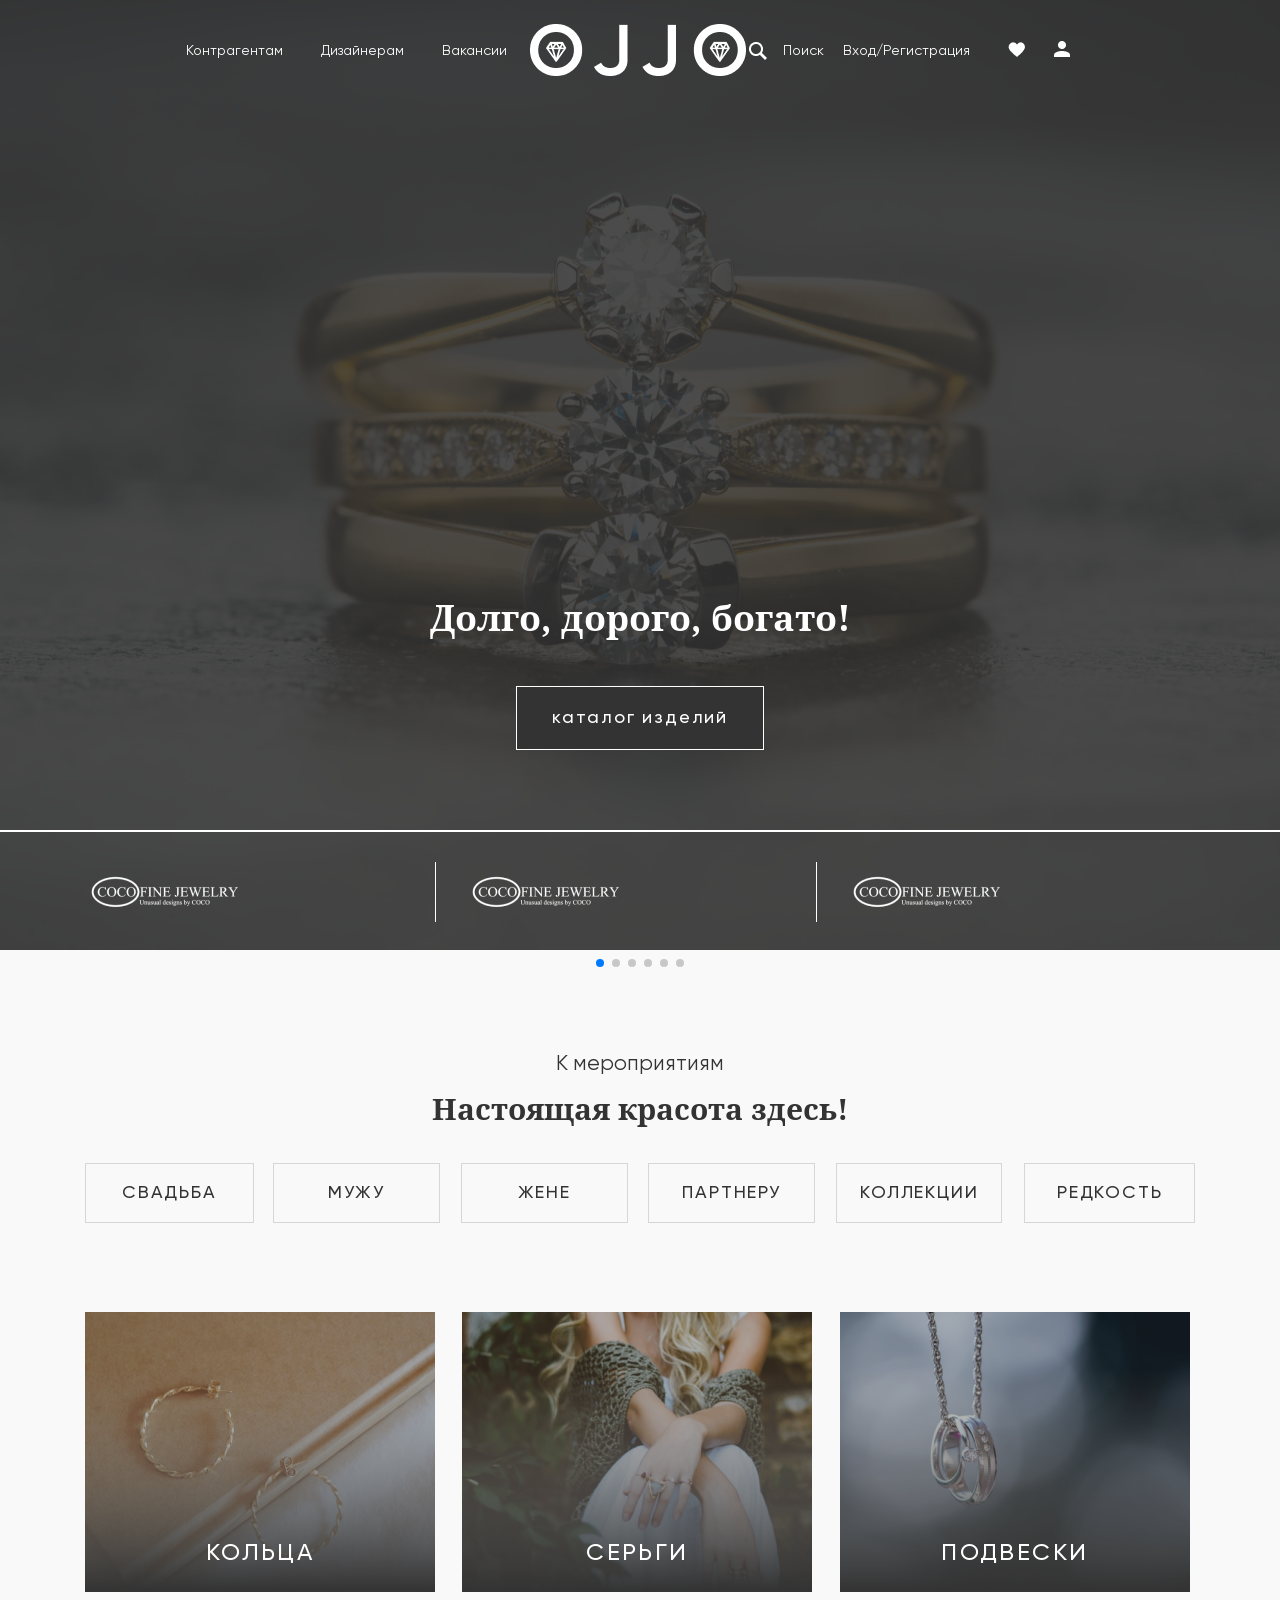
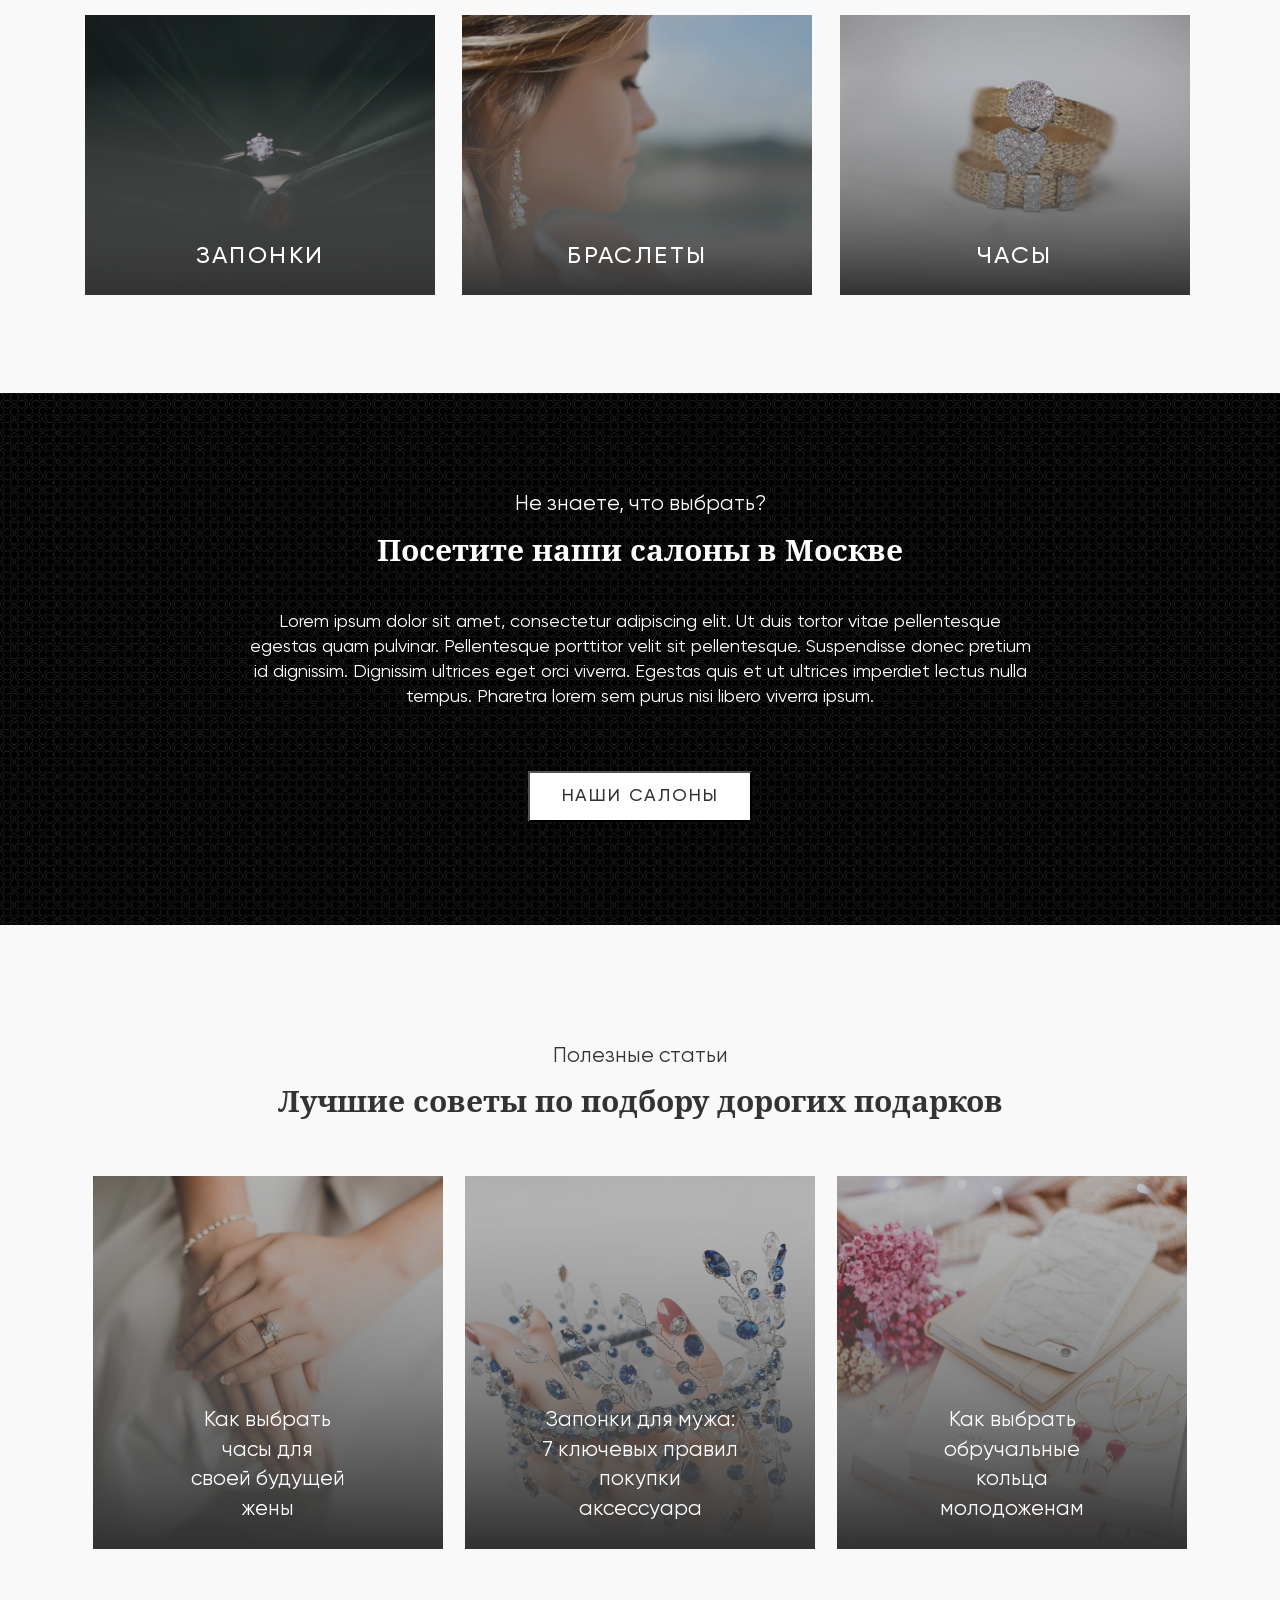
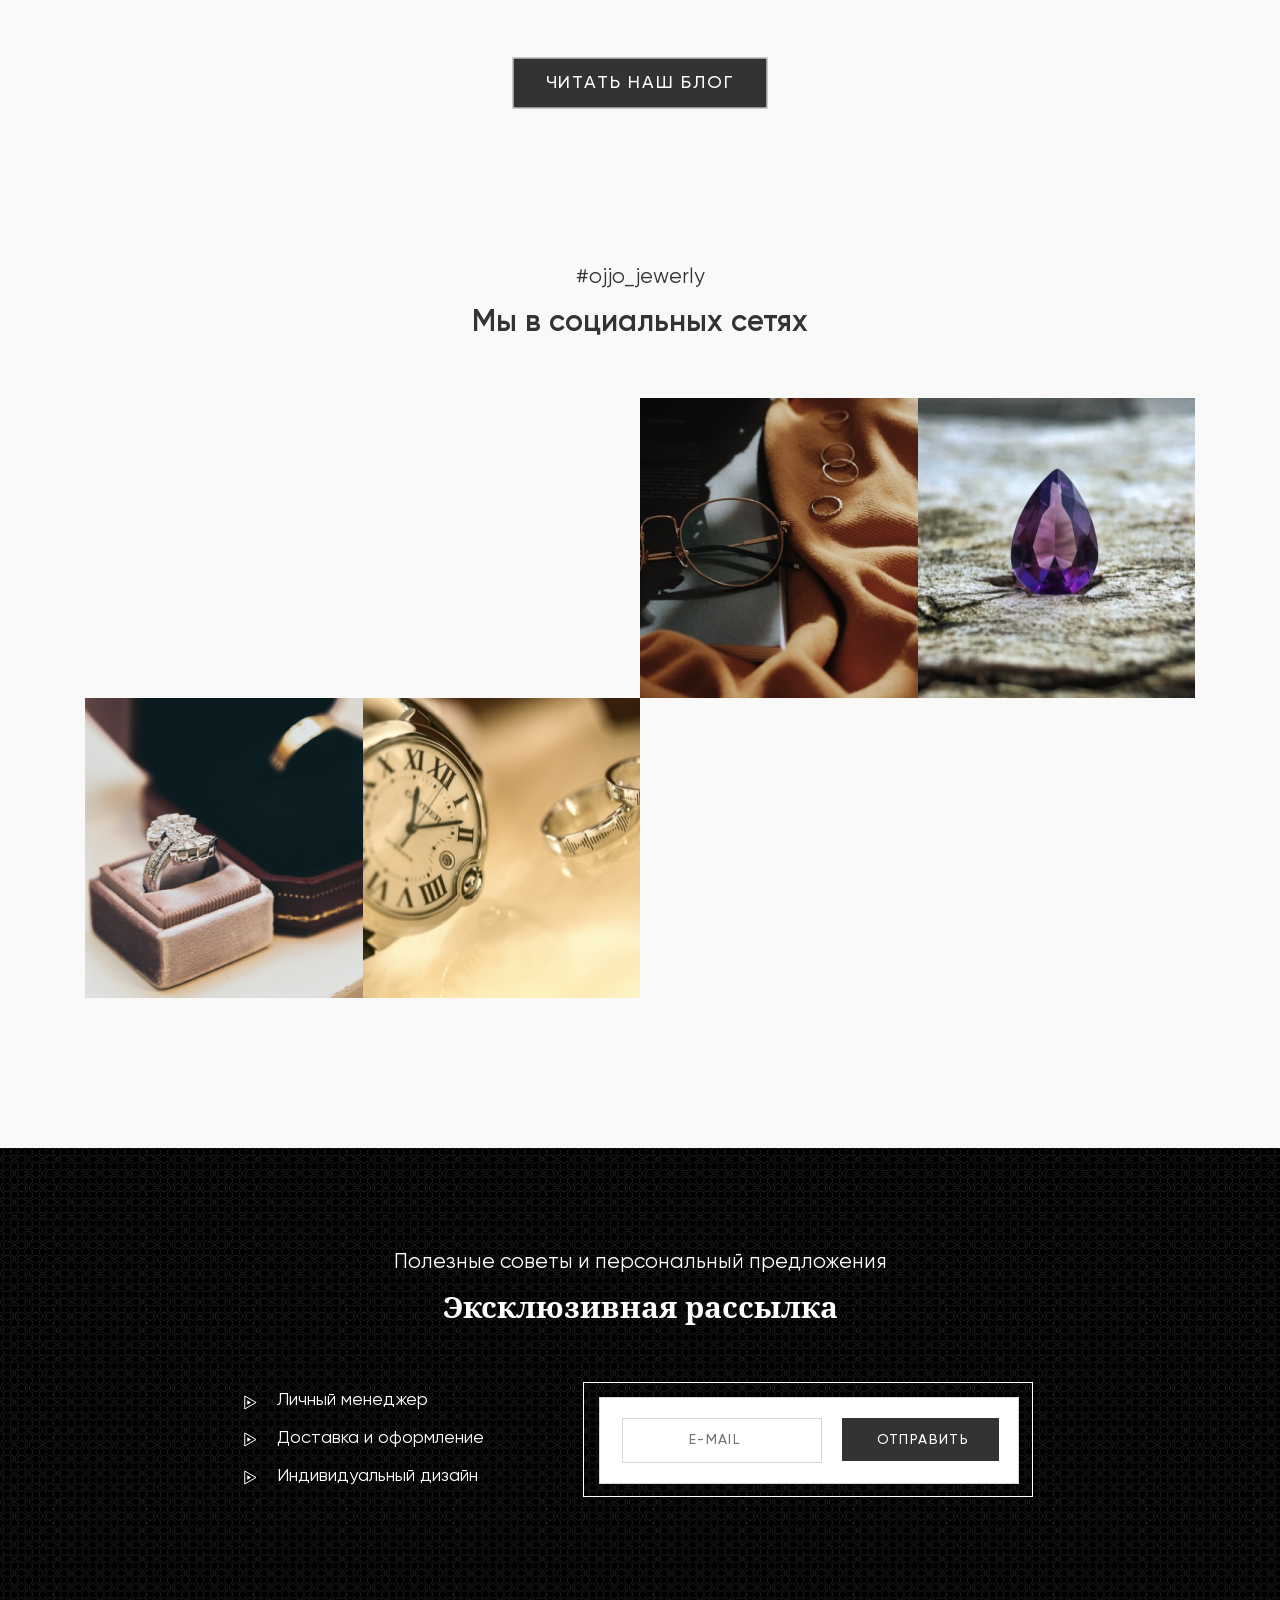
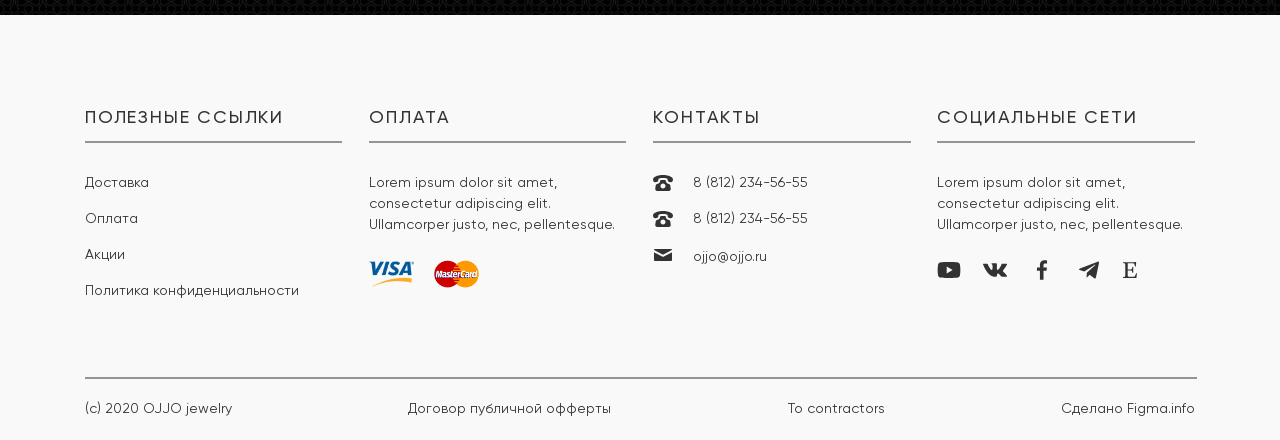
<file: index.html>
<!DOCTYPE html>
<html lang="en">
  <head>
    <meta charset="UTF-8" />
    <meta name="viewport" content="width=device-width, initial-scale=1.0" />
    <title>ojjo&brvbar; &raquo; main &laquo;</title>
    <link rel="stylesheet" href="fonts/fonts.css" />
    <link
      rel="stylesheet"
      href="https://cdnjs.cloudflare.com/ajax/libs/animate.css/4.1.1/animate.min.css"
    />
    <link
      rel="stylesheet"
      href="https://cdn.jsdelivr.net/npm/swiper@11/swiper-bundle.min.css"
    />
    <link rel="stylesheet" href="style/style.css" />
    <link rel="stylesheet" href="style/stylerepeat.css" />
  </head>
  <body>
    <div class="wrapper">
      <!--container-first-->
      <section class="container-first">
        <div class="main-slider">
          <!--header-->
          <header>
            <div class="center nav-content">
              <nav>
                <ul>
                  <li class="menu-item"><a href="#">Контрагентам</a></li>
                  <li class="menu-item"><a href="#">Дизайнерам</a></li>
                  <li class="menu-item"><a href="#">Вакансии</a></li>
                </ul>
              </nav>
              <div class="logo">
                <div class="logo-img">
                  <img src="Images/logo.png" alt="logo" />
                </div>
              </div>
              <div class="burger">
                <span> </span>
              </div>

              <div class="right-side">
                <div class="right-elements">
                  <div class="hidden-menu">
                    <ul>
                      <li class="menu-item"><a href="#">Контрагентам</a></li>
                      <li class="menu-item"><a href="#">Дизайнерам</a></li>
                      <li class="menu-item"><a href="#">Вакансии</a></li>
                      <li class="menu-item">
                        <a href="#">Вход/Регистрация</a>
                      </li>
                      <li class="line-hed"><hr /></li>
                      <li>
                        <img src="Images/heart.png" alt="heart" /><img
                          src="Images/user.png"
                          alt="user"
                        />
                      </li>
                      <li class="line-hed"><hr /></li>
                      <li>
                        <img
                          src="Images/hed-logo-youtube.svg"
                          alt="logo-youtube"
                        />
                        <img src="Images/hed-social_vk.svg" alt="social_vk" />
                        <img src="Images/hed-facebook.svg" alt="facebook" />
                        <img src="Images/hed-telegram.svg" alt="telegram" />
                        <img src="Images/hed_etsy.svg" alt="etsy" />
                      </li>
                    </ul>
                  </div>

                  <div class="search-bar">
                    <input type="Поиск " placeholder="Поиск" />
                    <span>
                      <img src="Images/search.png" alt="search" />
                    </span>
                  </div>
                  <div class="login">
                    <a href="#">Вход/Регистрация</a>
                  </div>
                  <div class="horizontal-line1"></div>
                  <div class="heart-user">
                    <div class="heart">
                      <img src="Images/heart.png" alt="heart" />
                    </div>
                    <div class="user">
                      <img src="Images/user.png" alt="user" />
                    </div>
                  </div>
                  <div class="horizontal-line1"></div>
                </div>
              </div>
            </div>
          </header>

          <div class="center content">
            <h1>Долго, дорого, богато!</h1>
          </div>
          <div class="center btn-catalog">
            <a href="index2.html" class="btn">каталог изделий </a>
          </div>

          <div class="horizontal-line"></div>
          <div class="swiper mySwiper center">
            <div class="brand swiper-wrapper">
              <div class="brand-item1 swiper-slide">
                <img src="Images/brand.png" alt="item1" />
              </div>
              <div class="brand-item2 swiper-slide">
                <img src="Images/brand.png" alt="item2" />
              </div>
              <div class="brand-item3 swiper-slide">
                <img src="Images/brand.png" alt="item3" />
              </div>
              <div class="brand-item4 swiper-slide">
                <img src="Images/brand.png" alt="item4" />
              </div>
              <div class="brand-item5 swiper-slide">
                <img src="Images/brand.png" alt="item5" />
              </div>
              <div class="brand-item6 swiper-slide">
                <img src="Images/brand.png" alt="item6" />
              </div>
              <div class="brand-item7 swiper-slide">
                <img src="Images/brand.png" alt="item7" />
              </div>
              <div class="brand-item8 swiper-slide">
                <img src="Images/brand.png" alt="item8" />
              </div>
            </div>
            <div class="swiper-pagination"></div>
          </div>
        </div>
      </section>
      <!--container-second-->
      <section class="container-second center">
        <div class="Events"><p>К мероприятиям</p></div>
        <div class="beauty-here"><h3>Настоящая красота здесь!</h3></div>
        <div class="section-selection-btn">
          <div class="Wedding">
            <a href="index2.html">Свадьба</a>
          </div>
          <div class="husband">
            <a href="index2.html">МУЖУ</a>
          </div>
          <div class="wife">
            <a href="index2.html">жене</a>
          </div>
          <div class="partner">
            <a href="index2.html">партнеру</a>
          </div>
          <div class="collections">
            <a href="index2.html">коллекции</a>
          </div>
          <div class="rarity">
            <a href="index2.html">редкость</a>
          </div>
        </div>
        <div class="decorations">
          <div
            class="rings animate__animated animate__fadeInRight animate__delay-2s animate__slower wow"
          >
            <img src="Images/decorations-item1.png" alt="item1" />

            <a href="index2.html">Кольца</a>
          </div>
          <div
            class="earrings animate__animated animate__fadeInRight animate__delay-1.5s animate__slower wow"
          >
            <img src="Images/decorations-item2.png" alt="item2" />

            <a href="index2.html">серьги</a>
          </div>
          <div
            class="pendants animate__animated animate__fadeInRight animate__delay-1s wow"
          >
            <img src="Images/decorations-item3.png" alt="item3" />

            <a href="index2.html">подвески</a>
          </div>
          <div
            class="cufflinks animate__animated animate__fadeInRight animate__delay-1s wow"
          >
            <img src="Images/decorations-item4.png" alt="item4" />

            <a href="index2.html">запонки</a>
          </div>
          <div
            class="bracelets animate__animated animate__fadeInRight animate__delay-1.5s wow"
          >
            <img src="Images/decorations-item5.png" alt="item5" />

            <a href="index2.html">браслеты</a>
          </div>
          <div
            class="watch animate__animated animate__fadeInRight animate__delay-2s wow"
          >
            <img src="Images/decorations-item6.png" alt="item6" />

            <a href="index2.html">часы</a>
          </div>
        </div>
      </section>
      <!--salons-->
      <section class="salons">
        <div class="content">
          <div class="top-content"><p>Не знаете, что выбрать?</p></div>
          <div class="center-content">
            <h5>Посетите наши салоны в Москве</h5>
          </div>
          <div class="bottom-content">
            <p>
              Lorem ipsum dolor sit amet, consectetur adipiscing elit. Ut duis
              tortor vitae pellentesque egestas quam pulvinar. Pellentesque
              porttitor velit sit pellentesque. Suspendisse donec pretium id
              dignissim. Dignissim ultrices eget orci viverra. Egestas quis et
              ut ultrices imperdiet lectus nulla tempus. Pharetra lorem sem
              purus nisi libero viverra ipsum.
            </p>
          </div>
          <div class="transition">
            <button>
              <a href="index4.html">наши салоны</a>
            </button>
          </div>
        </div>
      </section>
      <!--adviсe -->
      <section class="adviсe center">
        <div class="Useful-articles"><p>Полезные статьи</p></div>
        <div class="best-tips">
          <h5>Лучшие советы по подбору дорогих подарков</h5>
        </div>
        <div class="adviсe-card">
          <div
            class="watch animate__animated animate__fadeInRight animate__delay-3s animate__slower wow"
          >
            <img src="Images/anima-item1.png" alt="item1" />
            <a href="#">Как выбрать часы для своей будущей жены</a>
          </div>
          <div
            class="cufflinks animate__animated animate__fadeInRight animate__delay-2s animate__slower wow"
          >
            <img src="Images/anima-item2.png" alt="item2" />
            <a href="#">
              Запонки для мужа: 7 ключевых правил покупки аксессуара</a
            >
          </div>
          <div
            class="rings animate__animated animate__fadeInRight animate__delay-1s animate__slower wow"
          >
            <img src="Images/anima-item3.png" alt="item3" />
            <a href="#">Как выбрать обручальные кольца молодоженам</a>
          </div>
        </div>
        <div class="adviсe-btn">
          <button><a href="#">читать наш блог</a></button>
        </div>
      </section>
      <!--social-networks-->
      <section class="social-networks">
        <div class="social center">
          <div class="ojjo-jewerly"><a href="#">#ojjo_jewerly</a></div>
          <div class="networks"><h5>Мы в социальных сетях</h5></div>
          <div class="funny-pictures">
            <div class="pictures1">
              <iframe
                width="100%"
                height="100%"
                src="https://www.youtube.com/embed/P3JBYi6T-xY"
                frameborder="0"
                allowfullscreen
                style="max-width: 100%; height: 100%"
              ></iframe>
            </div>
            <div class="pictures2">
              <img src="Images/social-item2.png" alt="item2" />
            </div>
            <div class="pictures3">
              <img src="Images/social-item3.png" alt="item3" />
            </div>
            <div class="pictures4">
              <img src="Images/social-item4.png" alt="item4" />
            </div>

            <div class="pictures5">
              <img src="Images/social-item5.png" alt="item5" />
            </div>
            <div class="pictures6">
              <iframe
                width="100%"
                height="100%"
                src="https://www.youtube.com/embed/gHvuKTV7hCg"
                frameborder="0"
                allowfullscreen
                style="max-width: 100%; height: 100%"
              ></iframe>
            </div>
          </div>
        </div>
      </section>
      <section class="Exclusive-newsletter">
        <div class="black-card">
          <div class="Exclusive center">
            <div class="adviсe">
              <p>Полезные советы и персональный предложения</p>
            </div>
            <div class="newsletter"><h3>Эксклюзивная рассылка</h3></div>
            <div class="Feedback">
              <div class="left-content">
                <div class="manager">
                  <div class="item1">
                    <img src="Images/icon.svg" alt="icon" />
                  </div>
                  <div class="Personal-manager">
                    <a href="#">Личный менеджер</a>
                  </div>
                </div>
                <div class="processing">
                  <div class="item2">
                    <img src="Images/icon.svg" alt="icon" />
                  </div>
                  <div class="Delivery-processing">
                    <a href="#">Доставка и оформление</a>
                  </div>
                </div>
                <div class="design">
                  <div class="item3">
                    <img src="Images/icon.svg" alt="icon" />
                  </div>
                  <div class="Individual-design">
                    <a href="#">Индивидуальный дизайн</a>
                  </div>
                </div>
              </div>
              <div class="right-content">
                <div class="frame">
                  <div class="White-background">
                    <form>
                      <input type="search" name="e-mail" placeholder="e-mail" />
                      <button>отправить</button>
                    </form>
                  </div>
                </div>
              </div>
            </div>
          </div>
        </div>
      </section>
      <footer class="center">
        <div class="top-info">
          <div class="first-column">
            <h5>Полезные ссылки</h5>
            <hr />
            <ul>
              <li><a href="#">Доставка</a></li>
              <li><a href="#">Оплата</a></li>
              <li><a href="#">Акции</a></li>
              <li><a href="#">Политика конфиденциальности</a></li>
            </ul>
          </div>
          <div class="second-column">
            <h5>оплата</h5>
            <hr />
            <p>
              Lorem ipsum dolor sit amet, consectetur adipiscing elit.
              Ullamcorper justo, nec, pellentesque.
            </p>
            <div class="Payment-Methods">
              <div class="left-methods">
                <a href="https://by.visa.com/"
                  ><img src="Images/visa.svg" alt="visa"
                /></a>
              </div>
              <div class="right-methods">
                <a href="https://www.mastercard.by/ru-by.html"
                  ><img src="Images/master.svg" alt="master"
                /></a>
              </div>
            </div>
          </div>
          <div class="third-column">
            <h5>контакты</h5>
            <hr />
            <div class="contacts">
              <div class="first-number">
                <div class="card1">
                  <img src="Images/telephone.svg" alt="telephone" />
                </div>
                <div class="number1">
                  <a href="tel:88122345655 ">8 (812) 234-56-55</a>
                </div>
              </div>
              <div class="second-number">
                <div class="card2">
                  <img src="Images/telephone.svg" alt="telephone" />
                </div>
                <div class="number2">
                  <a href="tel:88122345655 ">8 (812) 234-56-55</a>
                </div>
              </div>
              <div class="letter">
                <div class="card3">
                  <img src="Images/mail.svg" alt="mail" />
                </div>
                <div class="number3">
                  <a href="mailto:ojjo@ojjo.ru">ojjo@ojjo.ru</a>
                </div>
              </div>
            </div>
          </div>
          <div class="fourth-column">
            <h5>социальные сети</h5>
            <hr />
            <p>
              Lorem ipsum dolor sit amet, consectetur adipiscing elit.
              Ullamcorper justo, nec, pellentesque.
            </p>
            <div class="social">
              <div class="YouTube">
                <a href="#"><img src="Images/YouTube.svg" alt="YouTube" /></a>
              </div>
              <div class="vk">
                <a href="#"><img src="Images/vk.svg" alt="vk" /></a>
              </div>
              <div class="facebook">
                <a href="#"><img src="Images/facebook.svg" alt="facebook" /></a>
              </div>
              <div class="telegram">
                <a href="#"><img src="Images/telegram.svg" alt="telegram" /></a>
              </div>
              <div class="etsy">
                <a href="#"><img src="Images/etsy.svg" alt="etsy" /></a>
              </div>
            </div>
          </div>
        </div>
        <div class="line"></div>
        <div class="bottom-info">
          <div class="Copyright">(c) 2020 OJJO jewelry</div>
          <div class="agreement">Договор публичной офферты</div>
          <div class="Tocontractors">To contractors</div>
          <div class="Figma">Сделано Figma.info</div>
        </div>
      </footer>
    </div>

    <script src="https://cdn.jsdelivr.net/npm/swiper@11/swiper-bundle.min.js"></script>
    <script>
      document.querySelector(".burger").addEventListener("click", function () {
        this.classList.toggle("active");
        document.querySelector(".hidden-menu").classList.toggle("open");
      });
    </script>

    <script>
      var swiper = new Swiper(".mySwiper", {
        slidesPerView: 1,
        spaceBetween: 10,
        pagination: {
          el: ".swiper-pagination",
          clickable: true,
        },
        breakpoints: {
          "@0.00": {
            slidesPerView: 1,
            spaceBetween: 10,
          },
          "@0.75": {
            slidesPerView: 2,
            spaceBetween: 20,
          },
          "@1.00": {
            slidesPerView: 3,
            spaceBetween: 30,
          },
          "@1.50": {
            slidesPerView: 4,
            spaceBetween: 40,
          },
          "@2.00": {
            slidesPerView: 5,
            spaceBetween: 50,
          },
          "@2.75": {
            slidesPerView: 6,
            spaceBetween: 60,
          },
          "@3.00": {
            slidesPerView: 7,
            spaceBetween: 70,
          },
          "@3.75": {
            slidesPerView: 8,
            spaceBetween: 80,
          },
        },
      });
    </script>
    <script src="js/wow.js"></script>
    <script src="js/main.js"></script>
  </body>
</html>
</file>
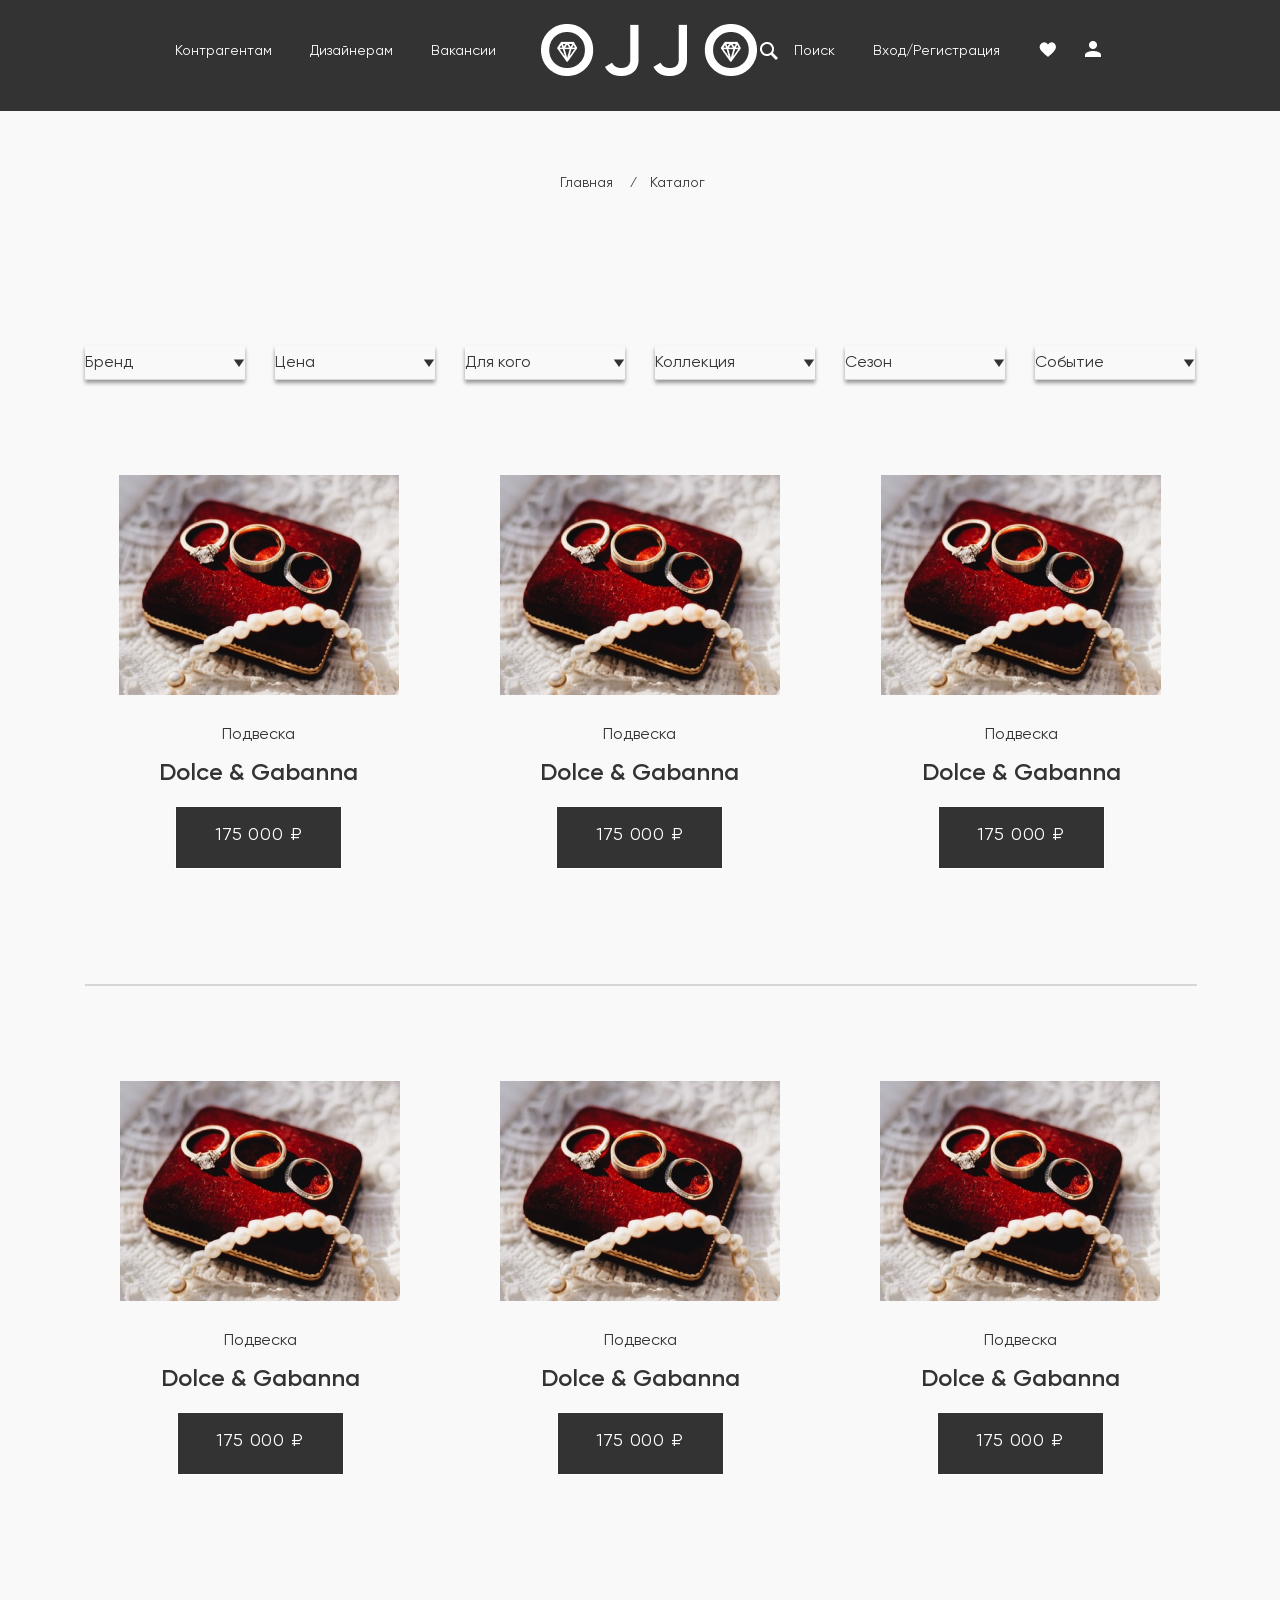
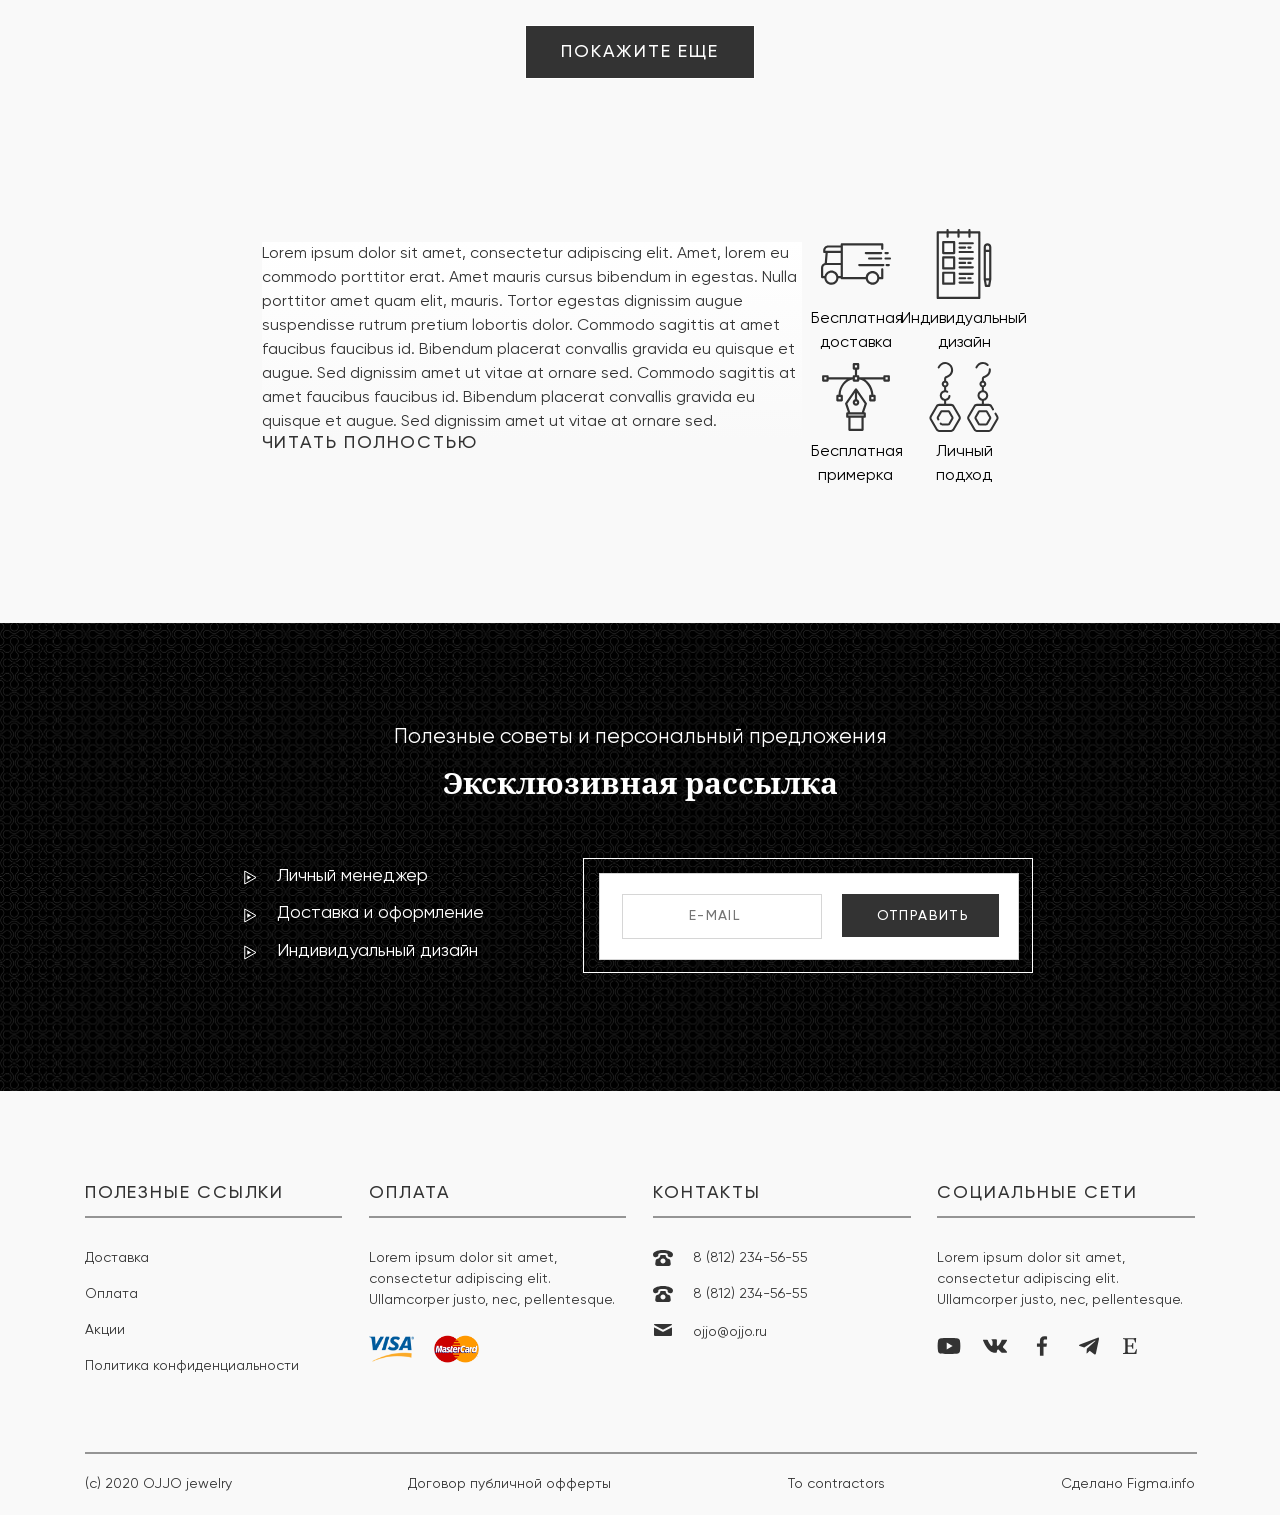
<file: index2.html>
<!DOCTYPE html>
<html lang="en">
  <head>
    <meta charset="UTF-8" />
    <meta name="viewport" content="width=device-width, initial-scale=1.0" />
    <title>ojjo&brvbar;main&brvbar; &raquo; Catalog &laquo;</title>
    <link rel="stylesheet" href="fonts/fonts.css" />
    <link rel="stylesheet" href="style/style.css" />
    <link rel="stylesheet" href="style/stylerepeat.css" />
  </head>
  <body>
    <div class="wrapper">
      <section class="black-top">
        <header>
          <div class="center nav-content">
            <nav>
              <ul>
                <li class="menu-item"><a href="#">Контрагентам</a></li>
                <li class="menu-item"><a href="#">Дизайнерам</a></li>
                <li class="menu-item"><a href="#">Вакансии</a></li>
              </ul>
            </nav>
            <div class="logo">
              <div class="logo-img">
                <img src="Images/logo.png" alt="logo" />
              </div>
            </div>
            <div class="burger">
              <span> </span>
            </div>

            <div class="right-side">
              <div class="right-elements">
                <div class="hidden-menu">
                  <ul>
                    <li class="menu-item"><a href="#">Контрагентам</a></li>
                    <li class="menu-item"><a href="#">Дизайнерам</a></li>
                    <li class="menu-item"><a href="#">Вакансии</a></li>
                    <li class="menu-item">
                      <a href="#">Вход/Регистрация</a>
                    </li>
                    <li class="line-hed"><hr /></li>
                    <li>
                      <img src="Images/heart.png" alt="heart" /><img
                        src="Images/user.png"
                        alt="user"
                      />
                    </li>
                    <li class="line-hed"><hr /></li>
                    <li>
                      <img
                        src="Images/hed-logo-youtube.svg"
                        alt="logo-youtube"
                      />
                      <img src="Images/hed-social_vk.svg" alt="social_vk" />
                      <img src="Images/hed-facebook.svg" alt="facebook" />
                      <img src="Images/hed-telegram.svg" alt="telegram" />
                      <img src="Images/hed_etsy.svg" alt="etsy" />
                    </li>
                  </ul>
                </div>
                <div class="search-bar">
                  <input type="Поиск " placeholder="Поиск" />
                  <span>
                    <img src="Images/search.png" alt="search" />
                  </span>
                </div>
                <div class="login">
                  <a href="#">Вход/Регистрация</a>
                </div>
                <div class="heart-user">
                  <div class="heart">
                    <img src="Images/heart.png" alt="heart" />
                  </div>
                  <div class="user">
                    <img src="Images/user.png" alt="user" />
                  </div>
                </div>
              </div>
            </div>
          </div>
        </header>
      </section>
      <section class="navigation-catalog center">
        <div class="home">
          <a href="index.html">Главная </a>
          <a href="index.html">&frasl;</a>
        </div>
        <div class="catalog">
          <p>Каталог</p>
        </div>
      </section>

      <section class="dropdown-menu-block center">
        <div class="dropdown">
          <button class="dropbtn">
            <div class="description">Бренд</div>
            <div class="arrow">
              <img src="Images/dropbtn.svg" alt="dropbtn" />
            </div>
          </button>

          <div class="dropdown-content">
            <img src="Images/filter-modal-checkbox.svg" alt="checkbox" />
          </div>
        </div>
        <div class="dropdown">
          <button class="dropbtn">
            <div class="description">Цена</div>
            <div class="arrow">
              <img src="Images/dropbtn.svg" alt="dropbtn" />
            </div>
          </button>

          <div class="dropdown-content">
            <img src="Images/filter-modal-price.svg" alt="filter-modal-price" />
          </div>
        </div>
        <div class="dropdown">
          <button class="dropbtn">
            <div class="description">Для кого</div>
            <div class="arrow">
              <img src="Images/dropbtn.svg" alt="dropbtn" />
            </div>
          </button>
          <div class="dropdown-content">
            <a href="#"> мужчине</a>
            <a href="#"> женщине</a>
          </div>
        </div>
        <div class="dropdown">
          <button class="dropbtn">
            <div class="description">Коллекция</div>
            <div class="arrow">
              <img src="Images/dropbtn.svg" alt="dropbtn" />
            </div>
          </button>
          <div class="dropdown-content">
            <a href="#">Pizzo</a>
            <a href="#">Anna</a>
            <a href="#">love</a>
          </div>
        </div>
        <div class="dropdown">
          <button class="dropbtn">
            <div class="description">Сезон</div>
            <div class="arrow">
              <img src="Images/dropbtn.svg" alt="dropbtn" />
            </div>
          </button>
          <div class="dropdown-content">
            <a href="#">лето </a>
            <a href="#">зима</a>
          </div>
        </div>
        <div class="dropdown">
          <button class="dropbtn">
            <div class="description">Событие</div>
            <div class="arrow">
              <img src="Images/dropbtn.svg" alt="dropbtn" />
            </div>
          </button>
          <div class="dropdown-content">
            <a href="#">Свадьба</a>

            <a href="#">помолвка</a>
          </div>
        </div>
      </section>
      <section class="jewelry-pendant center">
        <div class="top-part">
          <div class="presentation1">
            <a href="index3.html">
              <img src="Images/presentation.png" alt="presentation" />
              <p>Подвеска</p>
              <h5>Dolce & Gabanna</h5>
              <div class="btn-part"><p>175 000 &#8381;</p></div>
            </a>
          </div>
          <div class="presentation2">
            <a href="index3.html">
              <img src="Images/presentation.png" alt="presentation" />
              <p>Подвеска</p>
              <h5>Dolce & Gabanna</h5>
              <div class="btn-part"><p>175 000 &#8381;</p></div>
            </a>
          </div>
          <div class="presentation3">
            <a href="index3.html">
              <img src="Images/presentation.png" alt="presentation" />
              <p>Подвеска</p>
              <h5>Dolce & Gabanna</h5>
              <div class="btn-part"><p>175 000 &#8381;</p></div>
            </a>
          </div>
        </div>
        <div class="Demarcation-line"></div>
        <div class="bottom-part">
          <div class="presentation1">
            <a href="index3.html">
              <img src="Images/presentation.png" alt="presentation" />
              <p>Подвеска</p>
              <h5>Dolce & Gabanna</h5>
              <div class="btn-part"><p>175 000 &#8381;</p></div>
            </a>
          </div>
          <div class="presentation2">
            <a href="index3.html">
              <img src="Images/presentation.png" alt="presentation" />
              <p>Подвеска</p>
              <h5>Dolce & Gabanna</h5>
              <div class="btn-part"><p>175 000 &#8381;</p></div>
            </a>
          </div>
          <div class="presentation3">
            <a href="index3.html">
              <img src="Images/presentation.png" alt="presentation" />
              <p>Подвеска</p>
              <h5>Dolce & Gabanna</h5>
              <div class="btn-part"><p>175 000 &#8381;</p></div>
            </a>
          </div>
        </div>
        <div class="show-more">
          <button><a href="#">покажите еще</a></button>
        </div>
      </section>
      <section class="additional-option center">
        <div class="blurry-text">
          <p>
            Lorem ipsum dolor sit amet, consectetur adipiscing elit. Amet, lorem
            eu commodo porttitor erat. Amet mauris cursus bibendum in egestas.
            Nulla porttitor amet quam elit, mauris. Tortor egestas dignissim
            augue suspendisse rutrum pretium lobortis dolor. Commodo sagittis at
            amet faucibus faucibus id. Bibendum placerat convallis gravida eu
            quisque et augue. Sed dignissim amet ut vitae at ornare sed. Commodo
            sagittis at amet faucibus faucibus id. Bibendum placerat convallis
            gravida eu quisque et augue. Sed dignissim amet ut vitae at ornare
            sed.
          </p>
          <h5>читать полностью</h5>
        </div>
        <div class="personal-approach">
          <div class="delivery">
            <img src="Images/car.svg" alt="car" />
            <a href="#"> <p>Бесплатная доставка</p></a>
          </div>
          <div class="Individual-design">
            <img src="Images/list.svg" alt="list" />
            <a href="#"> <p>Индивидуальный дизайн</p></a>
          </div>
          <div class="Free-fitting">
            <img src="Images/ribbon-design.svg" alt="ribbon-design" />
            <a href="#"> <p>Бесплатная примерка</p></a>
          </div>
          <div class="Private-an-approach">
            <img src="Images/jewelry.svg" alt="jewelry" />
            <a href="#"> <p>Личный подход</p></a>
          </div>
        </div>
      </section>
      <section class="Exclusive-newsletter">
        <div class="black-card">
          <div class="Exclusive center">
            <div class="adviсe">
              <p>Полезные советы и персональный предложения</p>
            </div>
            <div class="newsletter"><h3>Эксклюзивная рассылка</h3></div>
            <div class="Feedback">
              <div class="left-content">
                <div class="manager">
                  <div class="item1">
                    <img src="Images/icon.svg" alt="icon" />
                  </div>
                  <div class="Personal-manager">
                    <a href="#">Личный менеджер</a>
                  </div>
                </div>
                <div class="processing">
                  <div class="item2">
                    <img src="Images/icon.svg" alt="icon" />
                  </div>
                  <div class="Delivery-processing">
                    <a href="#">Доставка и оформление</a>
                  </div>
                </div>
                <div class="design">
                  <div class="item3">
                    <img src="Images/icon.svg" alt="icon" />
                  </div>
                  <div class="Individual-design">
                    <a href="#">Индивидуальный дизайн</a>
                  </div>
                </div>
              </div>
              <div class="right-content">
                <div class="frame">
                  <div class="White-background">
                    <form>
                      <input type="search" name="e-mail" placeholder="e-mail" />
                      <button>отправить</button>
                    </form>
                  </div>
                </div>
              </div>
            </div>
          </div>
        </div>
      </section>
      <footer class="center">
        <div class="top-info">
          <div class="first-column">
            <h5>Полезные ссылки</h5>
            <hr />
            <ul>
              <li><a href="#">Доставка</a></li>
              <li><a href="#">Оплата</a></li>
              <li><a href="#">Акции</a></li>
              <li><a href="#">Политика конфиденциальности</a></li>
            </ul>
          </div>
          <div class="second-column">
            <h5>оплата</h5>
            <hr />
            <p>
              Lorem ipsum dolor sit amet, consectetur adipiscing elit.
              Ullamcorper justo, nec, pellentesque.
            </p>
            <div class="Payment-Methods">
              <div class="left-methods">
                <a href="#"><img src="Images/visa.svg" alt="visa" /></a>
              </div>
              <div class="right-methods">
                <a href="#"><img src="Images/master.svg" alt="master" /></a>
              </div>
            </div>
          </div>
          <div class="third-column">
            <h5>контакты</h5>
            <hr />
            <div class="contacts">
              <div class="first-number">
                <div class="card1">
                  <img src="Images/telephone.svg" alt="telephone" />
                </div>
                <div class="number1">
                  <a href="tel:88122345655 ">8 (812) 234-56-55</a>
                </div>
              </div>
              <div class="second-number">
                <div class="card2">
                  <img src="Images/telephone.svg" alt="telephone" />
                </div>
                <div class="number2">
                  <a href="tel:88122345655 ">8 (812) 234-56-55</a>
                </div>
              </div>
              <div class="letter">
                <div class="card3">
                  <img src="Images/mail.svg" alt="mail" />
                </div>
                <div class="number3">
                  <a href="mailto:ojjo@ojjo.ru">ojjo@ojjo.ru</a>
                </div>
              </div>
            </div>
          </div>
          <div class="fourth-column">
            <h5>социальные сети</h5>
            <hr />
            <p>
              Lorem ipsum dolor sit amet, consectetur adipiscing elit.
              Ullamcorper justo, nec, pellentesque.
            </p>
            <div class="social">
              <div class="YouTube">
                <a href="#"><img src="Images/YouTube.svg" alt="YouTube" /></a>
              </div>
              <div class="vk">
                <a href="#"><img src="Images/vk.svg" alt="vk" /></a>
              </div>
              <div class="facebook">
                <a href="#"><img src="Images/facebook.svg" alt="facebook" /></a>
              </div>
              <div class="telegram">
                <a href="#"><img src="Images/telegram.svg" alt="telegram" /></a>
              </div>
              <div class="etsy">
                <a href="#"><img src="Images/etsy.svg" alt="etsy" /></a>
              </div>
            </div>
          </div>
        </div>
        <div class="line"></div>
        <div class="bottom-info">
          <div class="Copyright">(c) 2020 OJJO jewelry</div>
          <div class="agreement">Договор публичной офферты</div>
          <div class="Tocontractors">To contractors</div>
          <div class="Figma">Сделано Figma.info</div>
        </div>
      </footer>
    </div>
    <script>
      document.querySelector(".burger").addEventListener("click", function () {
        this.classList.toggle("active");
        document.querySelector(".hidden-menu").classList.toggle("open");
      });
    </script>
  </body>
</html>
</file>
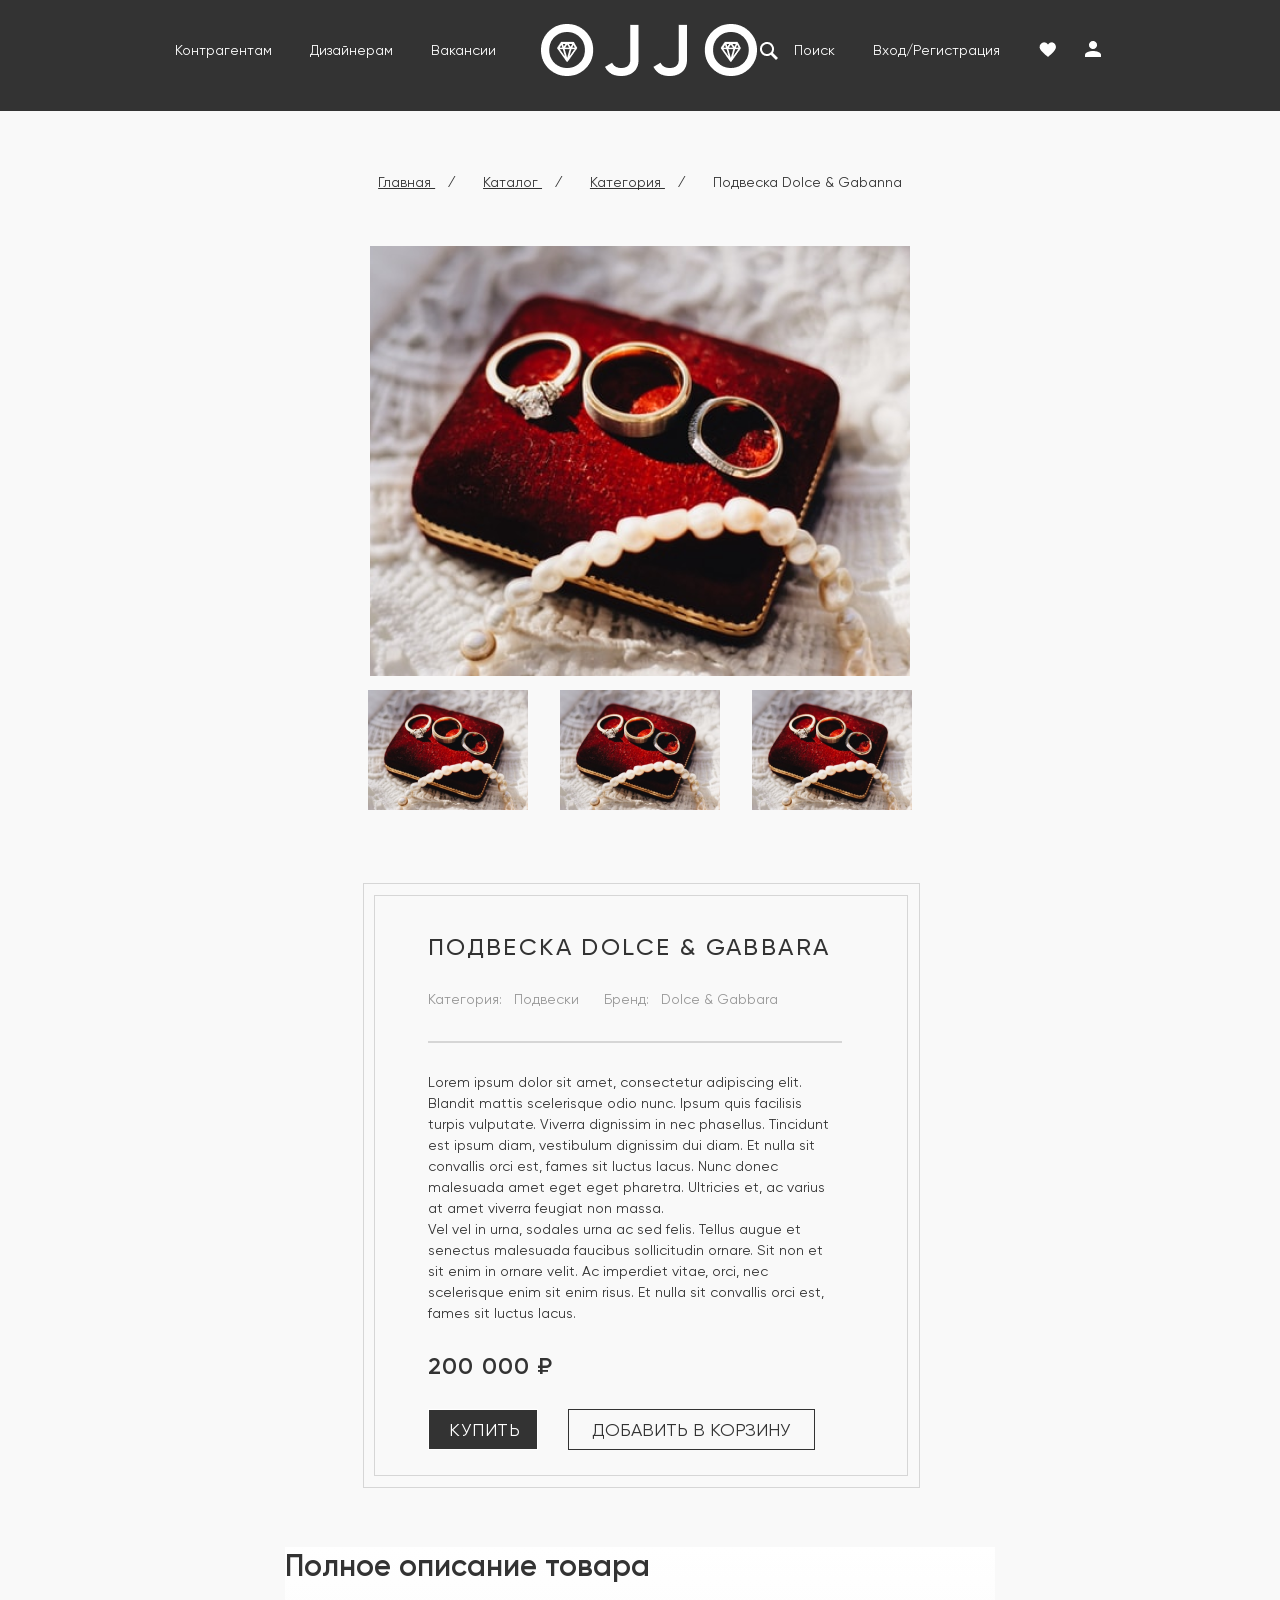
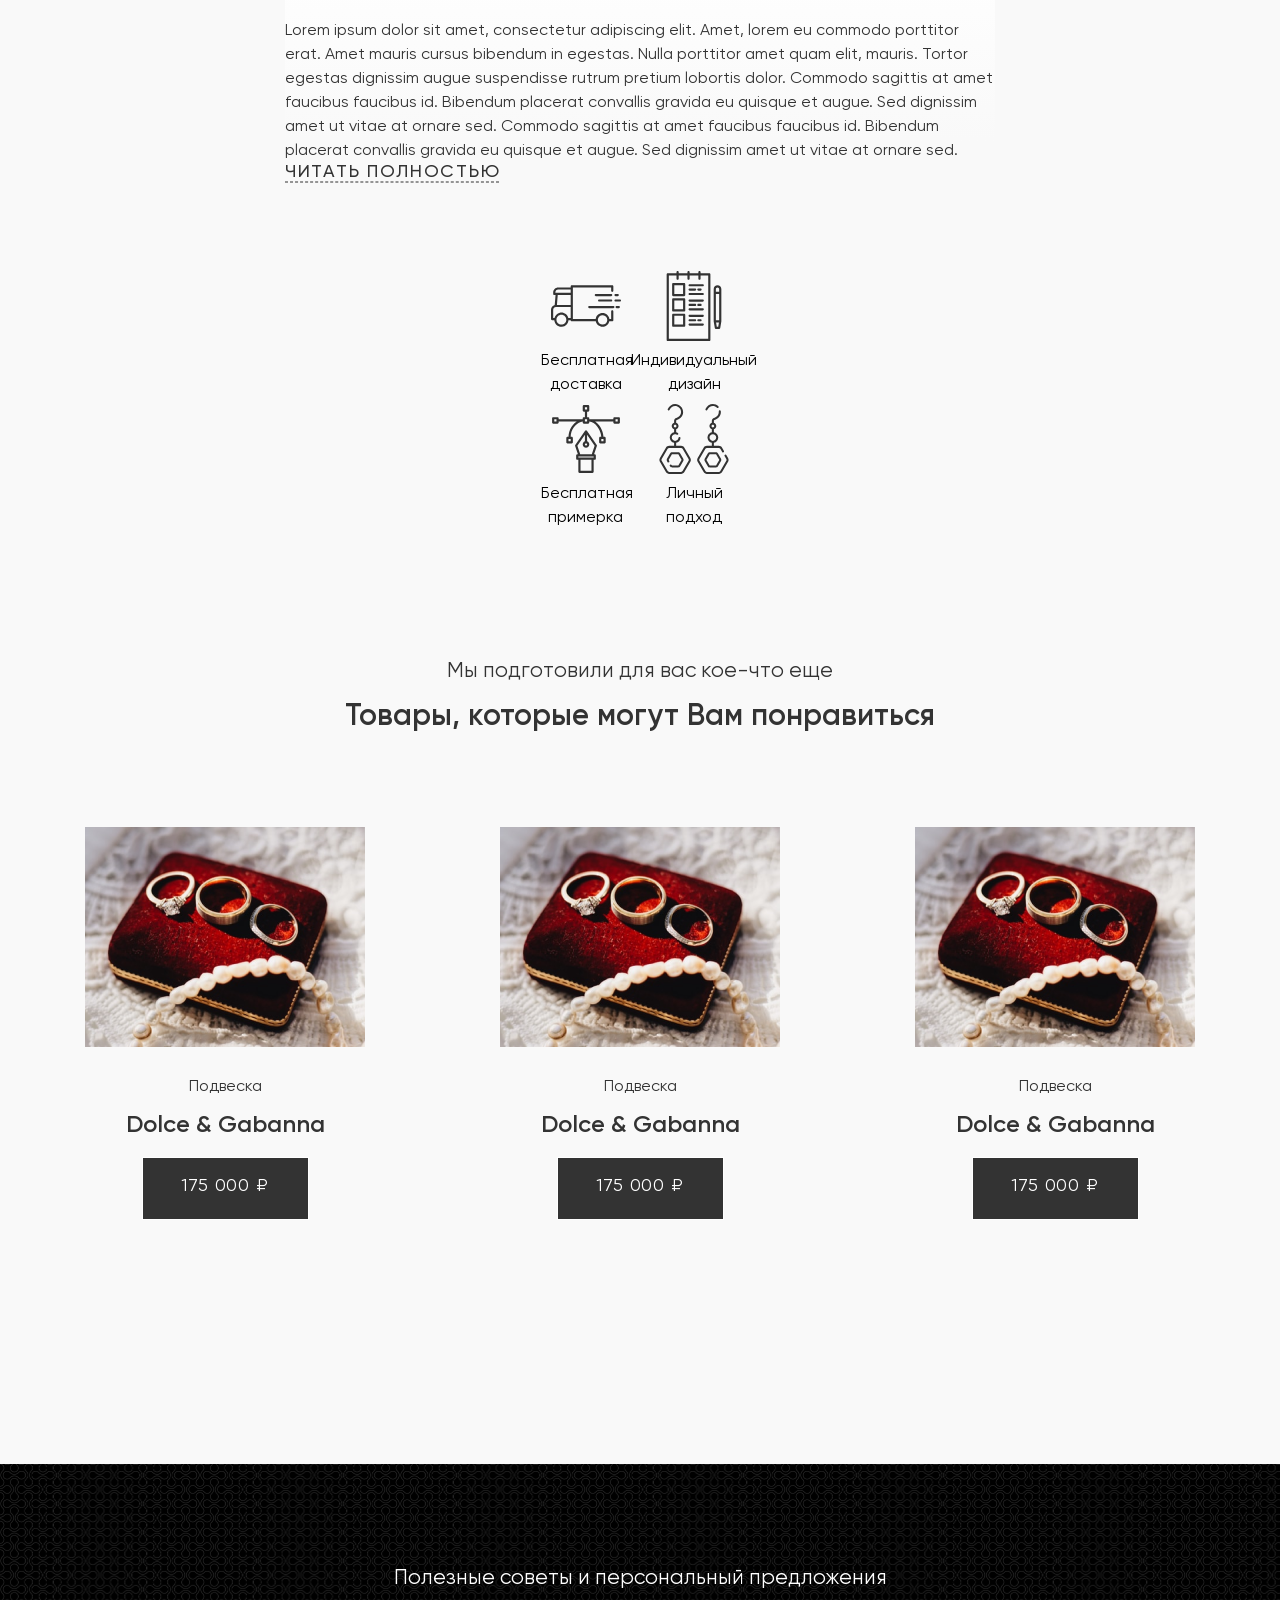
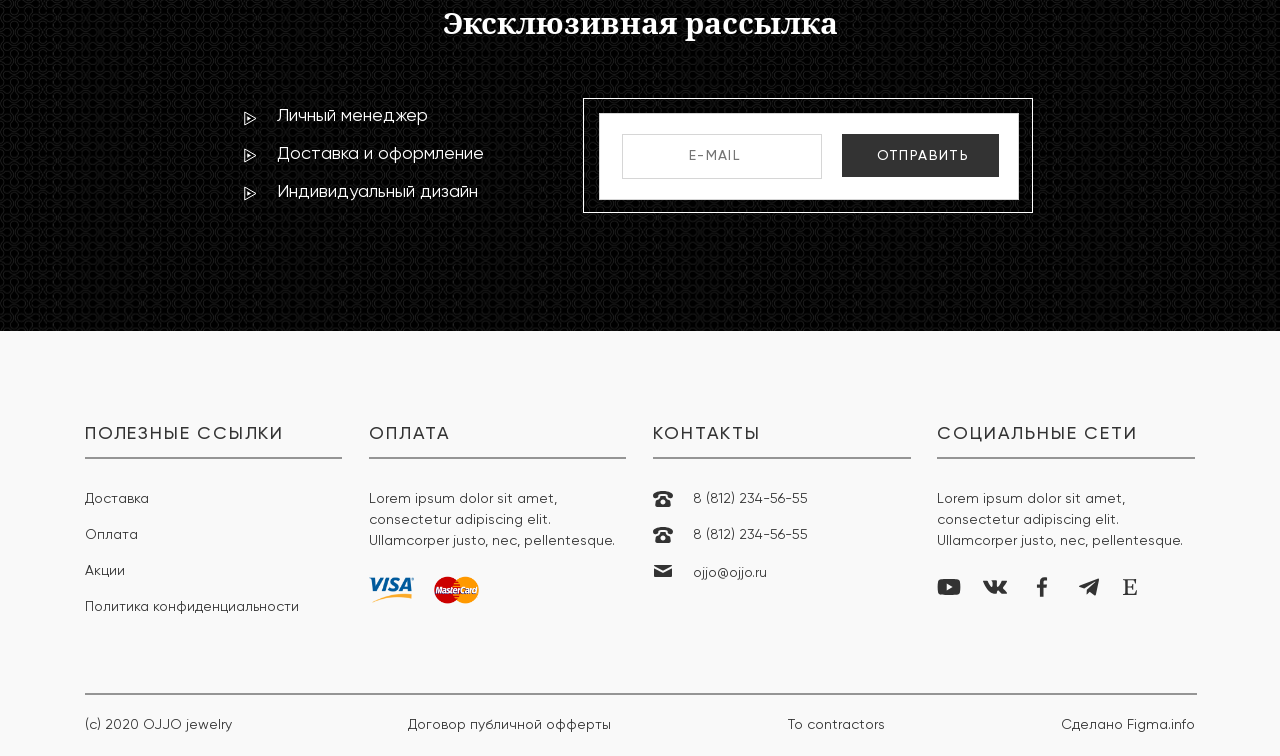
<file: index3.html>
<!DOCTYPE html>
<html lang="en">
  <head>
    <meta charset="UTF-8" />
    <meta name="viewport" content="width=device-width, initial-scale=1.0" />
    <title>
      ojjo&brvbar;main&brvbar;Catalog&brvbar; &raquo; Product &laquo;
    </title>
    <link rel="stylesheet" href="fonts/fonts.css" />
    <link rel="stylesheet" href="style/style.css" />
    <link rel="stylesheet" href="style/stylerepeat.css" />
  </head>
  <body>
    <div class="wrapper">
      <section class="black-top">
        <header>
          <div class="center nav-content">
            <nav>
              <ul>
                <li class="menu-item"><a href="#">Контрагентам</a></li>
                <li class="menu-item"><a href="#">Дизайнерам</a></li>
                <li class="menu-item"><a href="#">Вакансии</a></li>
              </ul>
            </nav>
            <div class="logo">
              <div class="logo-img">
                <img src="Images/logo.png" alt="logo" />
              </div>
            </div>
            <div class="burger">
              <span> </span>
            </div>

            <div class="right-side">
              <div class="right-elements">
                <div class="hidden-menu">
                  <ul>
                    <li class="menu-item"><a href="#">Контрагентам</a></li>
                    <li class="menu-item"><a href="#">Дизайнерам</a></li>
                    <li class="menu-item"><a href="#">Вакансии</a></li>
                    <li class="menu-item">
                      <a href="#">Вход/Регистрация</a>
                    </li>
                    <li class="line-hed"><hr /></li>
                    <li>
                      <img src="Images/heart.png" alt="heart" /><img
                        src="Images/user.png"
                        alt="user"
                      />
                    </li>
                    <li class="line-hed"><hr /></li>
                    <li>
                      <img
                        src="Images/hed-logo-youtube.svg"
                        alt="logo-youtube"
                      />
                      <img src="Images/hed-social_vk.svg" alt="social_vk" />
                      <img src="Images/hed-facebook.svg" alt="facebook" />
                      <img src="Images/hed-telegram.svg" alt="telegram" />
                      <img src="Images/hed_etsy.svg" alt="etsy" />
                    </li>
                  </ul>
                </div>
                <div class="search-bar">
                  <input type="Поиск " placeholder="Поиск" />
                  <span>
                    <img src="Images/search.png" alt="search" />
                  </span>
                </div>
                <div class="login">
                  <a href="#">Вход/Регистрация</a>
                </div>
                <div class="heart-user">
                  <div class="heart">
                    <img src="Images/heart.png" alt="heart" />
                  </div>
                  <div class="user">
                    <img src="Images/user.png" alt="user" />
                  </div>
                </div>
              </div>
            </div>
          </div>
        </header>
      </section>
      <section class="navigation center">
        <div class="home">
          <a href="index.html">Главная </a>
          <a href="index.html">&frasl;</a>
        </div>
        <div class="catalog">
          <a href="index2.html">Каталог </a>
          <a href="index2.html"> &frasl;</a>
        </div>
        <div class="Category">
          <a href="index3.html">Категория </a>
          <a href="index3.html"> &frasl;</a>
        </div>
        <div class="pendant"><p>Подвеска Dolce & Gabanna</p></div>
      </section>
      <section class="presentation center">
        <div class="block-of-pictures">
          <div class="main-picture">
            <img src="Images/main-picture.png" alt="main-picture" />
          </div>
          <div class="left-card">
            <img src="Images/small-card.png" alt="small-card" />
          </div>
          <div class="central-card">
            <img src="Images/small-card.png" alt="small-card" />
          </div>
          <div class="right-card">
            <img src="Images/small-card.png" alt="small-card" />
          </div>
        </div>
        <div class="description-price">
          <div class="inner-frame">
            <div class="left-indent">
              <h3>Подвеска Dolce & Gabbara</h3>
              <div class="path">
                <div class="path-left">
                  <div class="Categorys"><p>Категория:</p></div>
                  <div class="Categorys-Pendants"><p>Подвески</p></div>
                </div>
                <div class="path-right">
                  <div class="Brand"><p>Бренд:</p></div>
                  <div class="Brand-Dolce"><p>Dolce & Gabbara</p></div>
                </div>
              </div>
              <div class="line"></div>
              <div class="text">
                <p>
                  Lorem ipsum dolor sit amet, consectetur adipiscing elit.
                  Blandit mattis scelerisque odio nunc. Ipsum quis facilisis
                  turpis vulputate. Viverra dignissim in nec phasellus.
                  Tincidunt est ipsum diam, vestibulum dignissim dui diam. Et
                  nulla sit convallis orci est, fames sit luctus lacus. Nunc
                  donec malesuada amet eget eget pharetra. Ultricies et, ac
                  varius at amet viverra feugiat non massa. <br />
                  Vel vel in urna, sodales urna ac sed felis. Tellus augue et
                  senectus malesuada faucibus sollicitudin ornare. Sit non et
                  sit enim in ornare velit. Ac imperdiet vitae, orci, nec
                  scelerisque enim sit enim risus. Et nulla sit convallis orci
                  est, fames sit luctus lacus.
                </p>
              </div>
              <div class="price"><h5>200 000 &#8381;</h5></div>
              <div class="bottom-buttons">
                <div class="left-btn">
                  <button><a href="#">купить </a></button>
                </div>
                <div class="right-btn">
                  <button><a href="#">добавить в корзину</a></button>
                </div>
              </div>
            </div>
          </div>
        </div>
      </section>
      <section class="additional-option2 center">
        <div class="blurry-text2">
          <h4>Полное описание товара<a name="Free-shipping"></a></h4>
          <p>
            Lorem ipsum dolor sit amet, consectetur adipiscing elit. Amet, lorem
            eu commodo porttitor erat. Amet mauris cursus bibendum in egestas.
            Nulla porttitor amet quam elit, mauris. Tortor egestas dignissim
            augue suspendisse rutrum pretium lobortis dolor. Commodo sagittis at
            amet faucibus faucibus id. Bibendum placerat convallis gravida eu
            quisque et augue. Sed dignissim amet ut vitae at ornare sed. Commodo
            sagittis at amet faucibus faucibus id. Bibendum placerat convallis
            gravida eu quisque et augue. Sed dignissim amet ut vitae at ornare
            sed.
          </p>
          <h5>читать полностью</h5>
          <div class="line-option"></div>
        </div>
        <div class="personal-approach2">
          <div class="delivery2">
            <img src="Images/car.svg" alt="car" />
            <a href="#"><p>Бесплатная доставка</p> </a>
          </div>
          <div class="Individual-design2">
            <img src="Images/list.svg" alt="list" />
            <a href="#"> <p>Индивидуальный дизайн</p></a>
          </div>
          <div class="Free-fitting2">
            <img src="Images/ribbon-design.svg" alt="ribbon-design" />
            <a href="#"> <p>Бесплатная примерка</p></a>
          </div>
          <div class="Private-an-approach2">
            <img src="Images/jewelry.svg" alt="jewelry" />
            <a href="#"> <p>Личный подход</p></a>
          </div>
        </div>
      </section>
      <section class="like-it center">
        <div class="prepared">
          <p>Мы подготовили для вас кое-что еще</p>
          <h5>Товары, которые могут Вам понравиться</h5>
        </div>
        <div class="top-part">
          <div class="presentation1">
            <a href="index3.html">
              <img src="Images/presentation.png" alt="presentation" />
              <p>Подвеска</p>
              <h5>Dolce & Gabanna</h5>
              <div class="btn-part"><p>175 000 &#8381;</p></div>
            </a>
          </div>
          <div class="presentation2">
            <a href="index3.html">
              <img src="Images/presentation.png" alt="presentation" />
              <p>Подвеска</p>
              <h5>Dolce & Gabanna</h5>
              <div class="btn-part"><p>175 000 &#8381;</p></div>
            </a>
          </div>
          <div class="presentation3">
            <a href="index3.html">
              <img src="Images/presentation.png" alt="presentation" />
              <p>Подвеска</p>
              <h5>Dolce & Gabanna</h5>
              <div class="btn-part"><p>175 000 &#8381;</p></div>
            </a>
          </div>
        </div>
      </section>
      <section class="Exclusive-newsletter">
        <div class="black-card">
          <div class="Exclusive center">
            <div class="adviсe">
              <p>Полезные советы и персональный предложения</p>
            </div>
            <div class="newsletter"><h3>Эксклюзивная рассылка</h3></div>
            <div class="Feedback">
              <div class="left-content">
                <div class="manager">
                  <div class="item1">
                    <img src="Images/icon.svg" alt="icon" />
                  </div>
                  <div class="Personal-manager">
                    <a href="#Free-shipping">Личный менеджер</a>
                  </div>
                </div>
                <div class="processing">
                  <div class="item2">
                    <img src="Images/icon.svg" alt="icon" />
                  </div>
                  <div class="Delivery-processing">
                    <a href="#Free-shipping">Доставка и оформление</a>
                  </div>
                </div>
                <div class="design">
                  <div class="item3">
                    <img src="Images/icon.svg" alt="icon" />
                  </div>
                  <div class="Individual-design">
                    <a href="#Free-shipping">Индивидуальный дизайн</a>
                  </div>
                </div>
              </div>
              <div class="right-content">
                <div class="frame">
                  <div class="White-background">
                    <form>
                      <input type="search" name="e-mail" placeholder="e-mail" />
                      <button>отправить</button>
                    </form>
                  </div>
                </div>
              </div>
            </div>
          </div>
        </div>
      </section>
      <footer class="center">
        <div class="top-info">
          <div class="first-column">
            <h5>Полезные ссылки</h5>
            <hr />
            <ul>
              <li><a href="#">Доставка</a></li>
              <li><a href="#">Оплата</a></li>
              <li><a href="#">Акции</a></li>
              <li><a href="#">Политика конфиденциальности</a></li>
            </ul>
          </div>
          <div class="second-column">
            <h5>оплата</h5>
            <hr />
            <p>
              Lorem ipsum dolor sit amet, consectetur adipiscing elit.
              Ullamcorper justo, nec, pellentesque.
            </p>
            <div class="Payment-Methods">
              <div class="left-methods">
                <a href="#"><img src="Images/visa.svg" alt="visa" /></a>
              </div>
              <div class="right-methods">
                <a href="#"><img src="Images/master.svg" alt="master" /></a>
              </div>
            </div>
          </div>
          <div class="third-column">
            <h5>контакты</h5>
            <hr />
            <div class="contacts">
              <div class="first-number">
                <div class="card1">
                  <img src="Images/telephone.svg" alt="telephone" />
                </div>
                <div class="number1">
                  <a href="tel:88122345655 ">8 (812) 234-56-55</a>
                </div>
              </div>
              <div class="second-number">
                <div class="card2">
                  <img src="Images/telephone.svg" alt="telephone" />
                </div>
                <div class="number2">
                  <a href="tel:88122345655 ">8 (812) 234-56-55</a>
                </div>
              </div>
              <div class="letter">
                <div class="card3">
                  <img src="Images/mail.svg" alt="mail" />
                </div>
                <div class="number3">
                  <a href="mailto:ojjo@ojjo.ru">ojjo@ojjo.ru</a>
                </div>
              </div>
            </div>
          </div>
          <div class="fourth-column">
            <h5>социальные сети</h5>
            <hr />
            <p>
              Lorem ipsum dolor sit amet, consectetur adipiscing elit.
              Ullamcorper justo, nec, pellentesque.
            </p>
            <div class="social">
              <div class="YouTube">
                <a href="#"><img src="Images/YouTube.svg" alt="YouTube" /></a>
              </div>
              <div class="vk">
                <a href="#"><img src="Images/vk.svg" alt="vk" /></a>
              </div>
              <div class="facebook">
                <a href="#"><img src="Images/facebook.svg" alt="facebook" /></a>
              </div>
              <div class="telegram">
                <a href="#"><img src="Images/telegram.svg" alt="telegram" /></a>
              </div>
              <div class="etsy">
                <a href="#"><img src="Images/etsy.svg" alt="etsy" /></a>
              </div>
            </div>
          </div>
        </div>
        <div class="line"></div>
        <div class="bottom-info">
          <div class="Copyright">(c) 2020 OJJO jewelry</div>
          <div class="agreement">Договор публичной офферты</div>
          <div class="Tocontractors">To contractors</div>
          <div class="Figma">Сделано Figma.info</div>
        </div>
      </footer>
    </div>
    <script>
      document.querySelector(".burger").addEventListener("click", function () {
        this.classList.toggle("active");
        document.querySelector(".hidden-menu").classList.toggle("open");
      });
    </script>
  </body>
</html>
</file>
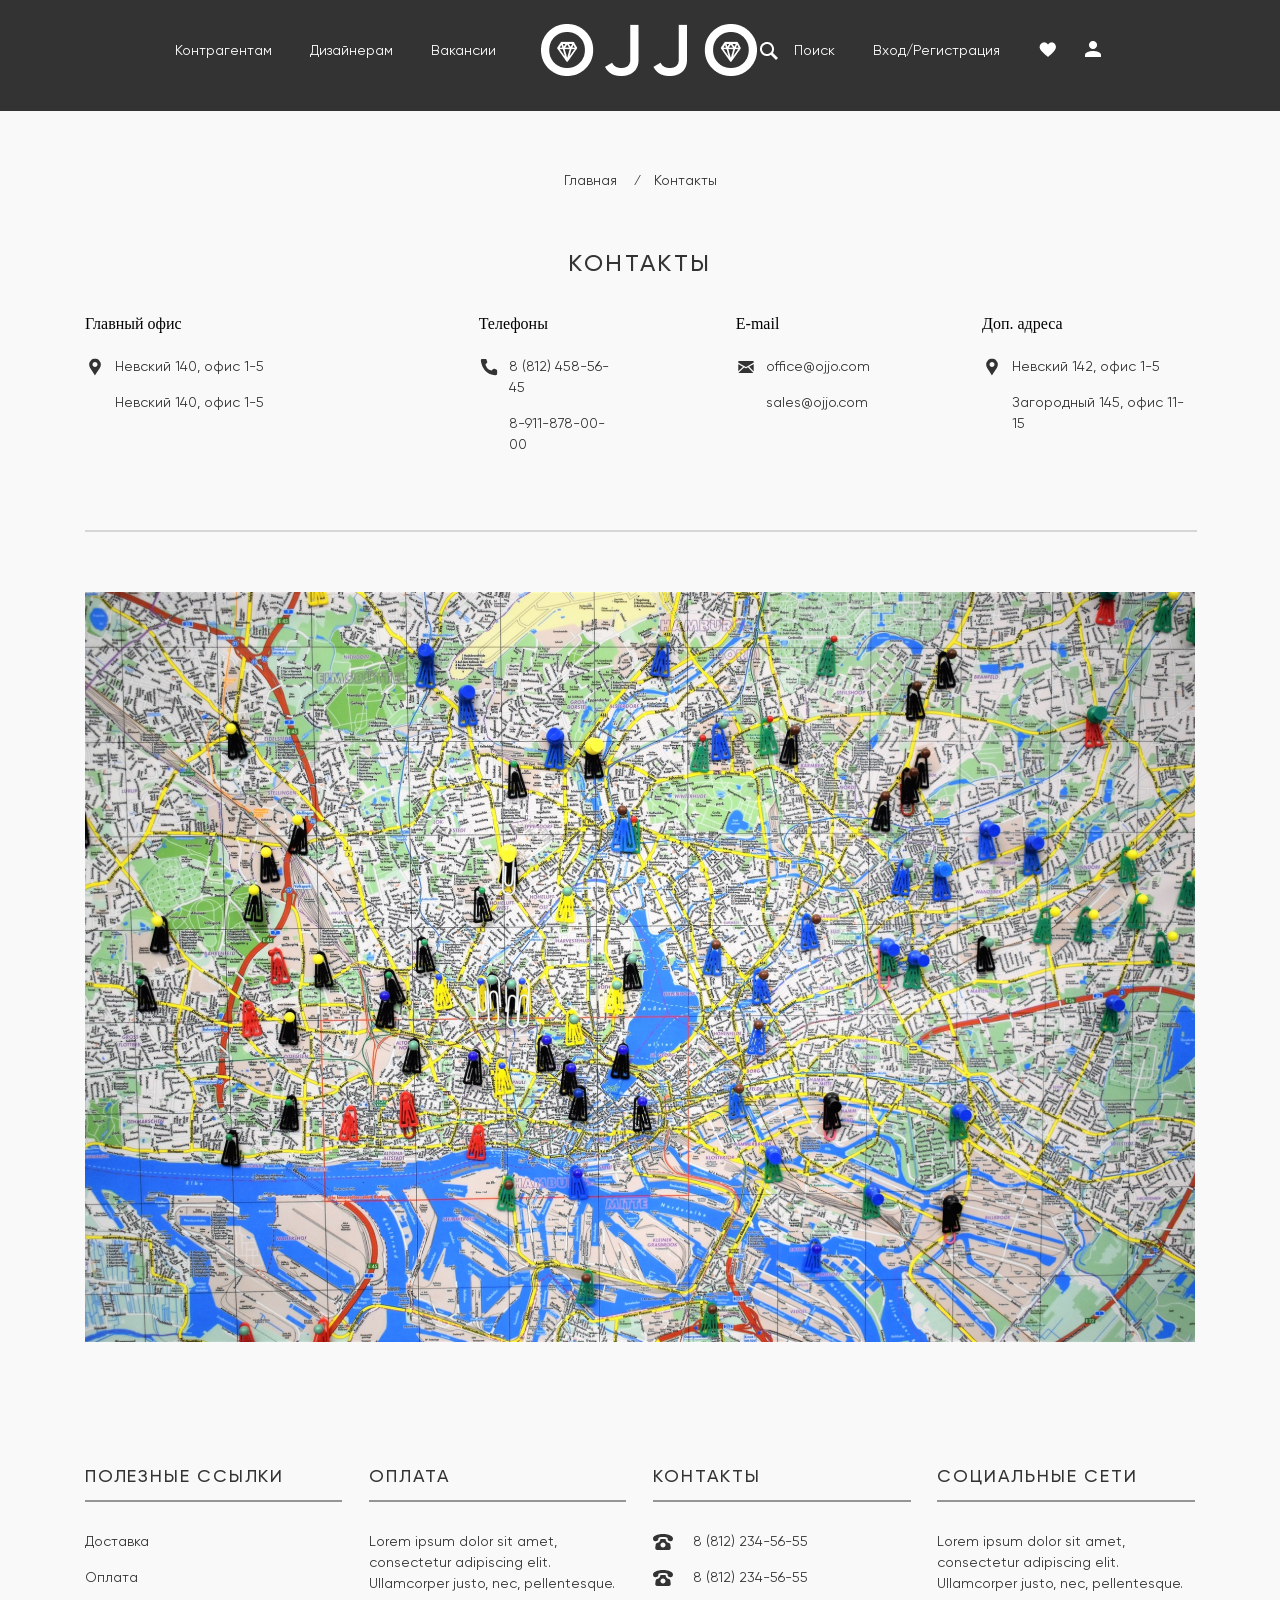
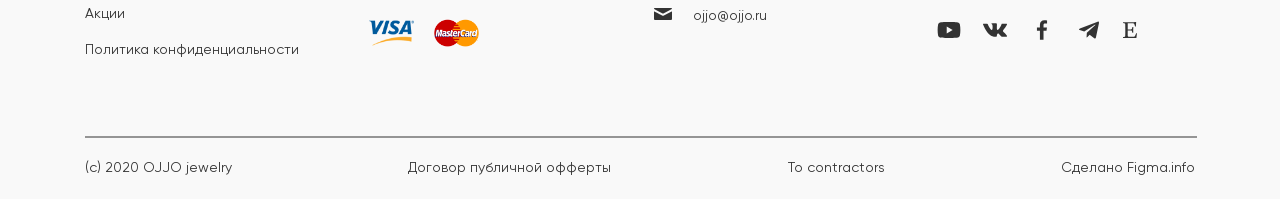
<file: index4.html>
<!DOCTYPE html>
<html lang="en">
  <head>
    <meta charset="UTF-8" />
    <meta name="viewport" content="width=device-width, initial-scale=1.0" />
    <title>
      ojjo&brvbar;main&brvbar;Catalog&brvbar;Product&brvbar;&raquo; Contacts
      &laquo;
    </title>
    <link rel="stylesheet" href="fonts/fonts.css" />
    <link rel="stylesheet" href="style/style.css" />
    <link rel="stylesheet" href="style/stylerepeat.css" />
  </head>
  <body>
    <div class="wrapper">
      <section class="black-top">
        <header>
          <div class="center nav-content">
            <nav>
              <ul>
                <li class="menu-item"><a href="#">Контрагентам</a></li>
                <li class="menu-item"><a href="#">Дизайнерам</a></li>
                <li class="menu-item"><a href="#">Вакансии</a></li>
              </ul>
            </nav>
            <div class="logo">
              <div class="logo-img">
                <img src="Images/logo.png" alt="logo" />
              </div>
            </div>
            <div class="burger">
              <span> </span>
            </div>

            <div class="right-side">
              <div class="right-elements">
                <div class="hidden-menu">
                  <ul>
                    <li class="menu-item"><a href="#">Контрагентам</a></li>
                    <li class="menu-item"><a href="#">Дизайнерам</a></li>
                    <li class="menu-item"><a href="#">Вакансии</a></li>
                    <li class="menu-item">
                      <a href="#">Вход/Регистрация</a>
                    </li>
                    <li class="line-hed"><hr /></li>
                    <li>
                      <img src="Images/heart.png" alt="heart" /><img
                        src="Images/user.png"
                        alt="user"
                      />
                    </li>
                    <li class="line-hed"><hr /></li>
                    <li>
                      <img
                        src="Images/hed-logo-youtube.svg"
                        alt="logo-youtube"
                      />
                      <img src="Images/hed-social_vk.svg" alt="social_vk" />
                      <img src="Images/hed-facebook.svg" alt="facebook" />
                      <img src="Images/hed-telegram.svg" alt="telegram" />
                      <img src="Images/hed_etsy.svg" alt="etsy" />
                    </li>
                  </ul>
                </div>
                <div class="search-bar">
                  <input type="Поиск " placeholder="Поиск" />
                  <span>
                    <img src="Images/search.png" alt="search" />
                  </span>
                </div>
                <div class="login">
                  <a href="#">Вход/Регистрация</a>
                </div>
                <div class="heart-user">
                  <div class="heart">
                    <img src="Images/heart.png" alt="heart" />
                  </div>
                  <div class="user">
                    <img src="Images/user.png" alt="user" />
                  </div>
                </div>
              </div>
            </div>
          </div>
        </header>
      </section>
      <section class="navigation-Contacts center">
        <div class="home-Contacts">
          <a href="index.html">Главная </a>
          <a href="index.html">&frasl;</a>
        </div>
        <div class="Contacts"><p>Контакты</p></div>
      </section>
      <section class="Contacts-ind4 center">
        <h3>Контакты</h3>
      </section>
      <section class="navigation-map center">
        <div class="hed-contact">
          <div class="Main-office">
            <h5>Главный офис</h5>
            <div class="location">
              <div class="location-icon">
                <img
                  src="Images/gridicons_location.svg"
                  alt="gridicons_location"
                />
              </div>
              <div class="location-address">
                <a href="#">Невский 140, офис 1-5</a>
                <a href="#">Невский 140, офис 1-5</a>
              </div>
            </div>
          </div>
          <div class="Phones">
            <h5>Телефоны</h5>
            <div class="Phones-number">
              <div class="Phones-icon">
                <img
                  src="Images/carbon_phone-filled.svg"
                  alt="carbon_phone-filled"
                />
              </div>
              <div class="number">
                <a href="#">8 (812) 458-56-45</a>
                <a href="#">8-911-878-00-00</a>
              </div>
            </div>
          </div>
          <div class="E-mail">
            <h5>E-mail</h5>
            <div class="mail">
              <div class="E-mail-icon">
                <img src="Images/foundation_mail.svg" alt="foundation_mail" />
              </div>
              <div class="E-mail-address">
                <a href="#"> office@ojjo.com</a>
                <a href="#">sales@ojjo.com</a>
              </div>
            </div>
          </div>
          <div class="Add-addresses">
            <h5>Доп. адреса</h5>
            <div class="addresses">
              <div class="addresses-icon">
                <img
                  src="Images/gridicons_location.svg"
                  alt="gridicons_location"
                />
              </div>
              <div class="addresses-office">
                <a href="#">Невский 142, офис 1-5</a>
                <a href="#">Загородный 145, офис 11-15</a>
              </div>
            </div>
          </div>
        </div>
        <div class="long-line center"></div>
        <div class="contact-maps center">
          <img src="Images/contact__maps.png" alt="contact__maps" />
        </div>
      </section>
      <footer class="center">
        <div class="top-info">
          <div class="first-column">
            <h5>Полезные ссылки</h5>
            <hr />
            <ul>
              <li><a href="#">Доставка</a></li>
              <li><a href="#">Оплата</a></li>
              <li><a href="#">Акции</a></li>
              <li><a href="#">Политика конфиденциальности</a></li>
            </ul>
          </div>
          <div class="second-column">
            <h5>оплата</h5>
            <hr />
            <p>
              Lorem ipsum dolor sit amet, consectetur adipiscing elit.
              Ullamcorper justo, nec, pellentesque.
            </p>
            <div class="Payment-Methods">
              <div class="left-methods">
                <a href="#"><img src="Images/visa.svg" alt="visa" /></a>
              </div>
              <div class="right-methods">
                <a href="#"><img src="Images/master.svg" alt="master" /></a>
              </div>
            </div>
          </div>
          <div class="third-column">
            <h5>контакты</h5>
            <hr />
            <div class="contacts">
              <div class="first-number">
                <div class="card1">
                  <img src="Images/telephone.svg" alt="telephone" />
                </div>
                <div class="number1">
                  <a href="tel:88122345655 ">8 (812) 234-56-55</a>
                </div>
              </div>
              <div class="second-number">
                <div class="card2">
                  <img src="Images/telephone.svg" alt="telephone" />
                </div>
                <div class="number2">
                  <a href="tel:88122345655 ">8 (812) 234-56-55</a>
                </div>
              </div>
              <div class="letter">
                <div class="card3">
                  <img src="Images/mail.svg" alt="mail" />
                </div>
                <div class="number3">
                  <a href="mailto:ojjo@ojjo.ru">ojjo@ojjo.ru</a>
                </div>
              </div>
            </div>
          </div>
          <div class="fourth-column">
            <h5>социальные сети</h5>
            <hr />
            <p>
              Lorem ipsum dolor sit amet, consectetur adipiscing elit.
              Ullamcorper justo, nec, pellentesque.
            </p>
            <div class="social">
              <div class="YouTube">
                <a href="#"><img src="Images/YouTube.svg" alt="YouTube" /></a>
              </div>
              <div class="vk">
                <a href="#"><img src="Images/vk.svg" alt="vk" /></a>
              </div>
              <div class="facebook">
                <a href="#"><img src="Images/facebook.svg" alt="facebook" /></a>
              </div>
              <div class="telegram">
                <a href="#"><img src="Images/telegram.svg" alt="telegram" /></a>
              </div>
              <div class="etsy">
                <a href="#"><img src="Images/etsy.svg" alt="etsy" /></a>
              </div>
            </div>
          </div>
        </div>
        <div class="line"></div>
        <div class="bottom-info">
          <div class="Copyright">(c) 2020 OJJO jewelry</div>
          <div class="agreement">Договор публичной офферты</div>
          <div class="Tocontractors">To contractors</div>
          <div class="Figma">Сделано Figma.info</div>
        </div>
      </footer>
    </div>
    <script>
      document.querySelector(".burger").addEventListener("click", function () {
        this.classList.toggle("active");
        document.querySelector(".hidden-menu").classList.toggle("open");
      });
    </script>
  </body>
</html>
</file>
<file: fonts/fonts.css>
@font-face {
  font-family: "Noto Serif";
  src: local("Noto Serif Bold"), local("Noto-Serif-Bold"),
    url("NotoSerif-Bold.woff2") format("woff2"),
    url("NotoSerif-Bold.woff") format("woff"),
    url("NotoSerif-Bold.ttf") format("truetype");
  font-weight: 700;
  font-style: normal;
}
@font-face {
  font-family: "Gilroy";
  src: local("Gilroy Semibold"), local("Gilroy-Semibold"),
    url("Gilroy-Semibold.woff2") format("woff2"),
    url("Gilroy-Semibold.woff") format("woff"),
    url("Gilroy-Semibold.ttf") format("truetype");
  font-weight: 600;
  font-style: normal;
}
@font-face {
  font-family: "Gilroy";
  src: local("Gilroy Regular"), local("Gilroy-Regular"),
    url("Gilroy-Regular.woff2") format("woff2"),
    url("Gilroy-Regular.woff") format("woff"),
    url("Gilroy-Regular.ttf") format("truetype");
  font-weight: 400;
  font-style: normal;
}
@font-face {
  font-family: "Gilroy";
  src: local("Gilroy Medium"), local("Gilroy-Medium"),
    url("Gilroy-Medium.woff2") format("woff2"),
    url("Gilroy-Medium.woff") format("woff"),
    url("Gilroy-Medium.ttf") format("truetype");
  font-weight: 500;
  font-style: normal;
}
</file>
<file: style/style.css>
html,
body,
div,
span,
applet,
object,
iframe,
h1,
h2,
h3,
h4,
h5,
h6,
p,
blockquote,
pre,
a,
abbr,
acronym,
address,
big,
cite,
code,
del,
dfn,
em,
img,
ins,
kbd,
q,
s,
samp,
small,
strike,
strong,
sub,
sup,
tt,
var,
b,
u,
i,
center,
dl,
dt,
dd,
ol,
ul,
li,
fieldset,
form,
label,
legend,
table,
caption,
tbody,
tfoot,
thead,
tr,
th,
td,
article,
aside,
canvas,
details,
embed,
figure,
figcaption,
footer,
header,
hgroup,
menu,
nav,
output,
ruby,
section,
summary,
time,
mark,
audio,
video {
  margin: 0;
  padding: 0;

  font-size: 100%;
  font: inherit;
  vertical-align: baseline;
}
/* HTML5 display-role reset for older browsers */
article,
aside,
details,
figcaption,
figure,
footer,
header,
hgroup,
menu,
nav,
section {
  display: block;
}
body {
  line-height: 1;
}
ol,
ul {
  list-style: none;
}
blockquote,
q {
  quotes: none;
}
blockquote:before,
blockquote:after,
q:before,
q:after {
  content: "";
  content: none;
}
table {
  border-collapse: collapse;
  border-spacing: 0;
}

.center {
  max-width: 1110px;
  width: 100%;
  margin: 0 auto;
}
* {
  padding: 0;
  margin: 0;
}
.open {
  display: flex !important;
}
.main-slider * {
  z-index: 4;
}
.wrapper {
  max-width: 1920px;
  width: 100%;
  margin: 0 auto;
  background-color: #f9f9f9;
}
/*container-first*/
.container-first {
  max-width: 100%;
  width: 100%;
  margin-bottom: 100px;
}
.btn-catalog {
  position: relative;
  z-index: 3;
}
.content {
  position: relative;
  z-index: 3;
}

.horizontal-line {
  position: relative;
}
.brand {
  position: relative;
}
.container-first .main-slider {
  height: 950px;
  width: 100%;
  background: rgba(51, 51, 51, 0.87) url(../Images/slide1.png);
  background-size: cover;
  background-position: center;
  background-repeat: no-repeat;
}
.container-first .main-slider::before {
  content: "";
  position: absolute;
  top: 0;
  left: 0;
  width: 100%;
  height: 950px;
  background: rgba(51, 51, 51, 0.87);
}
/*header*/
.container-first header {
  padding-top: 25px;
}
.container-first header .nav-content {
  display: flex;
  justify-content: space-between;
  align-items: center;
  height: 52px;
  margin-bottom: 523px;
}

/*перенос */
.container-first header .nav-content .burger {
  display: none;
  position: relative;
  left: 8%;
  z-index: 50;
  align-items: center;
  justify-content: flex-end;
  width: 30px;
  height: 18px;
}

.container-first header .nav-content .burger span {
  height: 4px;
  width: 80%;
  transform: scale(1);
  background-color: #fff;
}
.container-first header .nav-content .burger.active::after {
  bottom: 50%;
  transform: rotate(45deg) translate(0, 50%);
}
.container-first header .nav-content .burger.active::before {
  top: 50%;
  transform: rotate(-45deg) translate(0, -50%);
}
.container-first header .nav-content .burger.active span {
  transform: scale(0);
}
.container-first header .nav-content .burger::before {
  top: 0;
}
.container-first header .nav-content .burger::after {
  bottom: 0;
}
.container-first header .nav-content .burger::before,
.container-first header .nav-content .burger::after {
  content: "";
  position: absolute;
  height: 2px;
  width: 100%;
  background-color: #fff;
  transition: all 0.3s ease 0s;
}
.container-first header .nav-content .right-side .right-elements .hidden-menu {
  display: none;
}
.container-first
  header
  .nav-content
  .right-side
  .right-elements
  .hidden-menu
  ul
  li {
  margin-bottom: 10%;
}
.container-first
  header
  .nav-content
  .right-side
  .right-elements
  .hidden-menu
  ul
  li
  img {
  margin-right: 5px;
}
.container-first
  header
  .nav-content
  .right-side
  .right-elements
  .hidden-menu
  ul
  li
  a {
  font-family: "Gilroy", sans-serif;
  font-weight: 400;
  font-size: 21px;
  line-height: 140%;
  color: #fff;
  text-decoration: none;
}

.container-first
  header
  .nav-content
  .right-side
  .right-elements
  .heart-user
  .heart {
  margin-right: 25px;
}
.container-first header .nav-content nav ul {
  display: flex;
  width: 321px;
  justify-content: space-between;
  list-style-type: none;
}
.container-first header .nav-content nav ul li a {
  font-family: "Gilroy", sans-serif;
  text-decoration: none;
  font-weight: 400;
  font-size: 14px;
  line-height: 150%;
  color: #fff;
}
.container-first header .nav-content .logo {
  margin-left: 2%;
}
.container-first header .nav-content .right-side {
  display: flex;
  justify-content: flex-end;
  align-items: center;
}

.container-first header .nav-content .right-side .right-elements {
  width: 348px;
  display: flex;
  justify-content: space-between;
  align-items: center;
  font-family: "Gilroy", sans-serif;
}

.container-first header .nav-content .right-side .right-elements .search-bar {
  position: relative;
  border: none;
}
.container-first
  header
  .nav-content
  .right-side
  .right-elements
  .search-bar
  input {
  color: #fff;
  width: 78px;
  height: 24px;
  font-family: "Gilroy", sans-serif;
  font-weight: 400;
  font-size: 14px;
  line-height: 150%;
  text-align: right;
  background: transparent;
  border: none;
}
.container-first
  header
  .nav-content
  .right-side
  .right-elements
  .search-bar
  input::-webkit-input-placeholder {
  color: #fff;
  border: none;
}
.container-first
  header
  .nav-content
  .right-side
  .right-elements
  .search-bar
  input::-moz-placeholder {
  color: #fff;
}
.container-first
  header
  .nav-content
  .right-side
  .right-elements
  .search-bar
  span {
  position: absolute;
  left: 0%;
}
.container-first header .nav-content .right-side .right-elements .login a {
  font-family: "Gilroy", sans-serif;
  font-weight: 400;
  font-size: 14px;
  line-height: 150%;
  text-align: right;
  color: #fff;
  text-decoration: none;
}
.container-first header .nav-content .right-side .right-elements .heart-user {
  display: flex;
  align-items: center;
}
.container-first .content {
  margin-bottom: 50px;
  text-align: center;
}
.container-first .content h1 {
  font-family: "Noto Serif", sans-serif;
  font-weight: 700;
  font-size: 36px;
  color: #fff;
}
.container-first .btn-catalog {
  margin-bottom: 80px;
  text-decoration: none;
  text-align: center;
}
.container-first .btn-catalog .btn {
  border: 1px solid #fff;
  font-family: "Gilroy", sans-serif;
  font-weight: 500;
  font-size: 18px;
  line-height: 178%;
  color: #fff;
  padding: 15px 35px;
  background: #333;
  text-decoration: none;
  display: inline-block;
  transition: 0.8s;
  letter-spacing: 0.1em;
}
.container-first .horizontal-line {
  margin-bottom: 30px;
  border: 1px solid #fff;
  width: 100%;
  height: 0px;
}
.container-first .brand {
  display: flex;
  justify-content: space-between;
  margin-bottom: 5%;
  width: 100%;
}
.container-first .brand .brand-item1,
.container-first .brand .brand-item2,
.container-first .brand .brand-item3,
.container-first .brand .brand-item4,
.container-first .brand .brand-item5,
.container-first .brand .brand-item6,
.container-first .brand .brand-item7,
.container-first .brand .brand-item8 {
  width: 175px;
  height: 60px;
  border-right-style: solid;
  border-right-width: 1px;
  border-color: #fff;
  width: 100%;
}
/*container-second*/
.container-second {
  width: 100%;
  margin-bottom: 121px;
}
.navigation-catalog {
  height: 24px;
  display: flex;
  justify-content: center;
  align-items: center;
  padding-top: 60px;
  padding-bottom: 51px;
}
.navigation-catalog .home a {
  font-family: "Gilroy", sans-serif;
  font-weight: 400;
  font-size: 14px;
  line-height: 150%;
  text-decoration: underline;
  text-decoration-skip-ink: none;
  color: #333;
  padding-right: 15px;
  text-decoration: none;
}
.navigation-catalog .catalog p {
  font-family: "Gilroy", sans-serif;
  font-weight: 400;
  font-size: 14px;
  line-height: 150%;
  text-decoration: underline;
  text-decoration-skip-ink: none;
  color: #333;
  padding-right: 15px;
  text-decoration: none;
}

.container-second .Events {
  font-family: "Gilroy", sans-serif;
  font-weight: 400;
  font-size: 21px;
  line-height: 140%;
  text-align: center;
  color: #333;
  margin-bottom: 15px;
}
.container-second .beauty-here {
  text-align: center;
  margin-bottom: 60px;
}
.container-second .beauty-here h3 {
  font-family: "Noto Serif", sans-serif;
  font-weight: 700;
  font-size: 30px;
  color: #333;
}
.container-second .section-selection-btn {
  display: flex;
  justify-content: space-between;
  margin-bottom: 55px;
}
.container-second .section-selection-btn .Wedding,
.container-second .section-selection-btn .husband,
.container-second .section-selection-btn .wife,
.container-second .section-selection-btn .partner,
.container-second .section-selection-btn .collections,
.container-second .section-selection-btn .rarity {
  width: 171px;
  padding-bottom: 55px;
}

.container-second .section-selection-btn .Wedding a {
  padding: 20px 36px;
}
.container-second .section-selection-btn .husband a {
  padding: 20px 54px;
}
.container-second .section-selection-btn .wife a {
  padding: 20px 56px;
}
.container-second .section-selection-btn .partner a {
  padding: 20px 33px;
}
.container-second .section-selection-btn .collections a {
  padding: 20px 23px;
}
.container-second .section-selection-btn .rarity a {
  padding: 20px 32px;
}
.container-second .section-selection-btn .Wedding a,
.container-second .section-selection-btn .husband a,
.container-second .section-selection-btn .wife a,
.container-second .section-selection-btn .partner a,
.container-second .section-selection-btn .collections a,
.container-second .section-selection-btn .rarity a {
  font-family: "Gilroy", sans-serif;
  font-weight: 500;
  font-size: 18px;
  letter-spacing: 0.1em;
  text-transform: uppercase;
  text-align: center;
  color: #333;
  text-decoration: none;
  border: 1px solid #d6d6d6;
  transition: 0.8s;
}
.container-second .section-selection-btn .Wedding a:hover,
.container-second .section-selection-btn .husband a:hover,
.container-second .section-selection-btn .wife a:hover,
.container-second .section-selection-btn .partner a:hover,
.container-second .section-selection-btn .collections a:hover,
.container-second .section-selection-btn .rarity a:hover {
  background: #333;
  color: #fff;
}

.container-second .decorations {
  display: grid;
  grid-template-columns: 32% 32% 32%;
  column-gap: 2%;
  row-gap: 4%;
}
.container-second .decorations .rings,
.container-second .decorations .earrings,
.container-second .decorations .pendants,
.container-second .decorations .cufflinks,
.container-second .decorations .bracelets,
.container-second .decorations .watch {
  width: 100%;
  max-width: 100%;
  width: 350px;
  height: 280px;
  position: relative;
  background-color: #333;
}
.container-second .decorations .rings a,
.container-second .decorations .earrings a,
.container-second .decorations .pendants a,
.container-second .decorations .cufflinks a,
.container-second .decorations .bracelets a,
.container-second .decorations .watch a {
  font-family: "Gilroy", sans-serif;
  font-weight: 500;
  font-size: 24px;
  letter-spacing: 0.1em;
  text-transform: uppercase;
  color: #fff;
  text-decoration: none;
  position: absolute;
  top: 80%;
  left: 50%;
  transform: translate(-50%, 20%);
}
.container-second .decorations .rings img,
.container-second .decorations .earrings img,
.container-second .decorations .pendants img,
.container-second .decorations .cufflinks img,
.container-second .decorations .bracelets img,
.container-second .decorations .watch img {
  width: 100%;
  max-width: 100%;
  opacity: 0.7;
}
.container-second .decorations .rings img:hover,
.container-second .decorations .earrings img:hover,
.container-second .decorations .pendants img:hover,
.container-second .decorations .cufflinks img:hover,
.container-second .decorations .bracelets img:hover,
.container-second .decorations .watch img:hover {
  opacity: 1;
  transition: 0.8s;
}
/*container-salons*/
.salons {
  height: 100%;
  width: 100%;
  margin-bottom: 117px;
}
.salons .content {
  background: url(../Images/our-salon.svg);
  max-width: 1920px;
  width: 100%;
}

.salons .content .top-content {
  padding-top: 97px;
  padding-bottom: 15px;
}
.salons .content .top-content p {
  font-family: "Gilroy", sans-serif;
  font-weight: 400;
  font-size: 21px;
  line-height: 140%;
  text-align: center;
  color: #fff;
}
.salons .content .center-content {
  padding-bottom: 45px;
}
.salons .content .center-content h5 {
  font-family: "Noto Serif", sans-serif;
  font-weight: 700;
  font-size: 30px;
  text-align: center;
  color: #fff;
}
.salons .content .bottom-content {
  width: 62%;
  padding-bottom: 60px;
  margin: 0 auto 0 auto;
}
.salons .content .bottom-content p {
  font-family: "Gilroy", sans-serif;
  font-weight: 400;
  font-size: 18px;
  line-height: 140%;
  text-align: center;
  color: #fff;
}
.salons .content .transition {
  padding-bottom: 103px;
}
.salons .content .transition button {
  width: 224px;
  height: 51px;
  background: #fff;
  margin: 0 auto;
  display: block;
}
.salons .content button a {
  font-family: "Gilroy", sans-serif;
  font-weight: 500;
  font-size: 18px;
  letter-spacing: 0.1em;
  text-transform: uppercase;
  text-align: center;
  color: #333;
  text-decoration: none;
}
/*container-adviсe*/
.adviсe {
  width: 100%;
  height: 100%;

  position: relative;
}
.adviсe .Useful-articles {
  font-family: "Gilroy", sans-serif;
  font-weight: 400;
  font-size: 21px;
  line-height: 140%;
  text-align: center;
  color: #333;
  margin-bottom: 15px;
}
.adviсe .best-tips {
  font-family: "Noto Serif", sans-serif;
  font-weight: 700;
  font-size: 30px;
  text-align: center;
  color: #333;
  margin-bottom: 60px;
}
.adviсe .adviсe-card {
  display: flex;
  justify-content: space-between;
  margin-bottom: 60px;
}
.adviсe .adviсe-card .watch,
.adviсe .adviсe-card .cufflinks,
.adviсe .adviсe-card .rings {
  width: 350px;
  position: relative;
  background-color: #333;
}
.adviсe .adviсe-card .watch img,
.adviсe .adviсe-card .cufflinks img,
.adviсe .adviсe-card .rings img {
  width: 100%;
  opacity: 0.7;
}
.adviсe .adviсe-card .watch img:hover,
.adviсe .adviсe-card .cufflinks img:hover,
.adviсe .adviсe-card .rings img:hover {
  opacity: 1;
}
.adviсe .adviсe-card .watch a {
  width: 154px;
  height: 87px;
}
.adviсe .adviсe-card .cufflinks a {
  width: 204px;
  height: 87px;
}
.adviсe .adviсe-card .rings a {
  width: 206px;
  height: 87px;
}
.adviсe .adviсe-card .watch a,
.adviсe .adviсe-card .cufflinks a,
.adviсe .adviсe-card .rings a {
  font-family: "Gilroy", sans-serif;
  font-weight: 400;
  font-size: 21px;
  line-height: 140%;
  text-align: center;
  color: #fff;
  text-decoration: none;
  position: absolute;
  top: 50%;
  left: 50%;
  transform: translate(-50%, 50%);
}
.adviсe .adviсe-btn {
  margin-bottom: 120px;
}
.adviсe .adviсe-btn button {
  border: 1px solid #fff;

  width: 255px;
  height: 51px;
  background: #333;
  position: absolute;
  top: 107%;
  left: 50%;
  transform: translate(-50%, 50%);
}
.adviсe .adviсe-btn button a {
  font-family: "Gilroy", sans-serif;
  font-weight: 500;
  font-size: 18px;
  letter-spacing: 0.1em;
  text-transform: uppercase;
  text-decoration: none;
  color: #fff;
}
/*social-networks*/
.social-networks {
  margin-top: 270px;
  margin-bottom: 150px;
}

.social-networks .social .ojjo-jewerly {
  text-align: center;
  margin-bottom: 15px;
}
.social-networks .social .ojjo-jewerly a {
  font-family: "Gilroy", sans-seri;
  font-weight: 400;
  font-size: 21px;
  line-height: 140%;
  text-align: center;
  color: #333;
  text-decoration: none;
}
.social-networks .social .networks {
  font-family: "Gilroy", sans-seri;
  font-weight: 700;
  font-size: 30px;
  text-align: center;
  color: #333;
  margin-bottom: 60px;
}

.social-networks .social .funny-pictures {
  display: grid;
  grid-template-columns: 25% 25% 25% 25%;
  justify-content: center;
}

.social-networks .social .funny-pictures .pictures1 {
  width: 100%;
  height: 300px;
  grid-column: 1 / span 2;
  grid-row: 1;
}
.social-networks .social .funny-pictures .pictures2 {
  width: 100%;
  height: 300px;
}
.social-networks .social .funny-pictures .pictures3 {
  width: 100%;
  height: 300px;
}
.social-networks .social .funny-pictures .pictures4 {
  width: 100%;
  height: 300px;
  grid-column: 1;
  grid-row: 2;
}
.social-networks .social .funny-pictures .pictures5 {
  width: 100%;
  height: 300px;
  grid-column: 2;
  grid-row: 2;
}
.social-networks .social .funny-pictures .pictures6 {
  width: 100%;
  height: 300px;
  grid-column: 3 / span 4;
  grid-row: 2;
}

.social-networks .social .funny-pictures .pictures1 img,
.social-networks .social .funny-pictures .pictures2 img,
.social-networks .social .funny-pictures .pictures3 img,
.social-networks .social .funny-pictures .pictures4 img,
.social-networks .social .funny-pictures .pictures5 img,
.social-networks .social .funny-pictures .pictures6 img {
  width: 100%;
  height: 100%;
  object-fit: cover;
}

/* !!!!!!!!second page !!!!!!!!!   */

/*dropdown-menu-block*/
.dropdown-menu-block {
  width: 100%;

  padding-top: 100px;

  display: flex;
  justify-content: space-between;
}
.dropdown-menu-block .dropbtn {
  width: 160px;
  height: 34px;
  font-family: "Gilroy", sans-serif;
  font-weight: 400;
  font-size: 16px;
  line-height: 150%;
  color: #333;
  background-color: #f9f9f9;
  border: none;
  display: flex;
  justify-content: space-between;
  align-items: center;
  border-bottom: 1px solid #d6d6d6;
  box-shadow: 0px 3px 4px rgba(0, 0, 0, 0.4);
}
.dropdown-menu-block .dropdown {
  position: relative;
  display: inline-block;
  width: 160px;
}
.dropdown-menu-block .dropdown .dropdown-content {
  display: none;
  position: absolute;
  background-color: #f1f1f1;
  z-index: 1;
}
.dropdown-menu-block .dropdown .dropdown-content a {
  width: 160px;
  background-color: #f9f9f9;
  font-family: "Gilroy", sans-serif;
  font-weight: 400;
  font-size: 16px;
  line-height: 150%;
  color: #333;
  padding: 12px 16px;
  text-decoration: none;
  display: block;
}
.dropdown-menu-block .dropdown .dropdown-content a:hover {
  background-color: #fff;
}
.dropdown-menu-block .dropdown:hover .dropdown-content {
  display: block;
}

.dropdown-menu-block .dropdown:hover .dropbtn {
  background-color: #fff;
}
/*jewelry-pendant*/
.jewelry-pendant .top-part {
  width: 100%;
  display: flex;
  justify-content: space-around;
  flex-wrap: wrap;
  justify-items: center;
  column-gap: 3%;
  padding-bottom: 60px;
  padding-top: 95px;
}
.jewelry-pendant .top-part .presentation1,
.jewelry-pendant .top-part .presentation2,
.jewelry-pendant .top-part .presentation3 {
  margin-bottom: 5%;
}
.jewelry-pendant .top-part .presentation1 a,
.jewelry-pendant .top-part .presentation2 a,
.jewelry-pendant .top-part .presentation3 a {
  text-decoration: none;
  width: 100%;
  width: 350px;
  height: 439px;
}
.jewelry-pendant .top-part .presentation1 img,
.jewelry-pendant .top-part .presentation2 img,
.jewelry-pendant .top-part .presentation3 img {
  width: 100%;
  width: 280px;
  height: 220px;
  object-fit: cover;
  padding-bottom: 25px;
}
.jewelry-pendant .top-part .presentation1 p,
.jewelry-pendant .top-part .presentation2 p,
.jewelry-pendant .top-part .presentation3 p {
  font-family: "Gilroy", sans-serif;
  font-weight: 400;
  font-size: 16px;
  line-height: 150%;
  text-align: center;
  color: #333;
  padding-bottom: 10px;
}
.jewelry-pendant .top-part .presentation1 h5,
.jewelry-pendant .top-part .presentation2 h5,
.jewelry-pendant .top-part .presentation3 h5 {
  font-family: "Gilroy", sans-serif;
  font-weight: 600;
  font-size: 24px;
  line-height: 140%;
  text-align: center;
  color: #333;
  padding-bottom: 15px;
}
.jewelry-pendant .top-part .presentation1 a .btn-part p,
.jewelry-pendant .top-part .presentation2 a .btn-part p,
.jewelry-pendant .top-part .presentation3 a .btn-part p {
  font-family: "Gilroy", sans-serif;
  font-weight: 400;
  font-size: 18px;
  letter-spacing: 0.05em;
  text-transform: uppercase;
  text-align: center;
  color: #fff;
  padding-top: 5px;
}
.jewelry-pendant .top-part .presentation1 a .btn-part,
.jewelry-pendant .top-part .presentation2 a .btn-part,
.jewelry-pendant .top-part .presentation3 a .btn-part {
  border: 1px solid #fff;
  padding: 10px 20px;
  width: 125px;
  height: 41px;
  background: #333;
  margin: 0 auto;
}
.jewelry-pendant .Demarcation-line {
  border: 1px solid #d6d6d6;
  width: 100%;
  height: 0px;
}
.jewelry-pendant .bottom-part {
  width: 100%;
  display: flex;
  justify-content: space-around;
  flex-wrap: wrap;
  justify-items: center;
  column-gap: 30px;
  padding-bottom: 95px;
  padding-top: 95px;
}
.jewelry-pendant .bottom-part .presentation1,
.jewelry-pendant .bottom-part .presentation2,
.jewelry-pendant .bottom-part .presentation3 {
  margin-bottom: 5%;
}
.jewelry-pendant .bottom-part .presentation1 a,
.jewelry-pendant .bottom-part .presentation2 a,
.jewelry-pendant .bottom-part .presentation3 a {
  text-decoration: none;
  width: 100%;
  width: 350px;
  height: 439px;
}
.jewelry-pendant .bottom-part .presentation1 img,
.jewelry-pendant .bottom-part .presentation2 img,
.jewelry-pendant .bottom-part .presentation3 img {
  width: 100%;
  width: 280px;
  height: 220px;
  object-fit: cover;
  padding-bottom: 25px;
}
.jewelry-pendant .bottom-part .presentation1 p,
.jewelry-pendant .bottom-part .presentation2 p,
.jewelry-pendant .bottom-part .presentation3 p {
  font-family: "Gilroy", sans-serif;
  font-weight: 400;
  font-size: 16px;
  line-height: 150%;
  text-align: center;
  color: #333;
  padding-bottom: 10px;
}
.jewelry-pendant .bottom-part .presentation1 h5,
.jewelry-pendant .bottom-part .presentation2 h5,
.jewelry-pendant .bottom-part .presentation3 h5 {
  font-family: "Gilroy", sans-serif;
  font-weight: 600;
  font-size: 24px;
  line-height: 140%;
  text-align: center;
  color: #333;
  padding-bottom: 15px;
}
.jewelry-pendant .bottom-part .presentation1 a .btn-part p,
.jewelry-pendant .bottom-part .presentation2 a .btn-part p,
.jewelry-pendant .bottom-part .presentation3 a .btn-part p {
  font-family: "Gilroy", sans-serif;
  font-weight: 400;
  font-size: 18px;
  letter-spacing: 0.05em;
  text-transform: uppercase;
  text-align: center;
  color: #fff;
  padding-top: 5px;
}
.jewelry-pendant .bottom-part .presentation1 a .btn-part,
.jewelry-pendant .bottom-part .presentation2 a .btn-part,
.jewelry-pendant .bottom-part .presentation3 a .btn-part {
  border: 1px solid #fff;
  padding: 10px 20px;
  width: 125px;
  height: 41px;
  background: #333;
  margin: 0 auto;
}
.jewelry-pendant .show-more {
  text-align: center;
  padding-bottom: 150px;
}
.jewelry-pendant .show-more button {
  border: 1px solid #fff;
  padding: 15px 35px;

  background: #333;
}
.jewelry-pendant .show-more button a {
  font-family: "Gilroy", sans-serif;
  font-weight: 500;
  font-size: 18px;
  letter-spacing: 0.1em;
  text-transform: uppercase;
  text-align: center;
  color: #fff;
  background: #333;
  border: none;
  text-decoration: none;
}

/*navigation index3.html */
.navigation {
  width: 42%;
  height: 24px;
  display: flex;
  justify-content: space-between;
  align-items: center;
  padding-top: 60px;
  padding-bottom: 51px;
}
.navigation .home,
.navigation .catalog,
.navigation .Category {
  display: inline-block;
}
.navigation .home a,
.navigation .catalog a,
.navigation .Category a {
  font-family: "Gilroy", sans-serif;
  font-weight: 400;
  font-size: 14px;
  line-height: 150%;
  text-decoration: underline;
  text-decoration-skip-ink: none;
  color: #333;
  padding-right: 15px;
}
.navigation .home a:last-child,
.navigation .catalog a:last-child,
.navigation .Category a:last-child {
  font-family: "Gilroy", sans-serif;
  font-weight: 400;
  font-size: 16px;
  line-height: 150%;
  color: #333;
  text-decoration: none;
}

.navigation .pendant p {
  font-family: "Gilroy", sans-serif;
  font-weight: 400;
  font-size: 14px;
  line-height: 150%;
  color: #333;
}
/*presentation index3.html*/
.presentation {
  display: grid;
  grid-template-columns: 49% 49%;
  column-gap: 2%;
  padding-bottom: 120px;
}
.presentation .block-of-pictures {
  max-width: 100%;
  width: 100%;
  display: flex;
  justify-content: space-around;
  flex-wrap: wrap;
  gap: 4%;
}
.presentation .block-of-pictures .main-picture img {
  width: 100%;
}
.presentation .block-of-pictures .left-card,
.presentation .block-of-pictures .central-card,
.presentation .block-of-pictures .right-card,
.presentation .block-of-pictures .main-picture {
  padding-bottom: 2%;
}
.presentation .description-price {
  border: 1px solid #d6d6d6;
  width: 100%;
  height: 100%;
  display: grid;

  justify-items: center;
  align-items: center;
}
.presentation .description-price .inner-frame {
  border: 1px solid #d6d6d6;
  width: 96%;
  height: 96%;
  margin: 4%;
}

.presentation .description-price .inner-frame .left-indent {
  padding-left: 10%;
}
.presentation .description-price .inner-frame .left-indent h3 {
  font-family: "Gilroy", sans-serif;
  font-weight: 500;
  font-size: 24px;
  letter-spacing: 0.1em;
  text-transform: uppercase;
  color: #333;
  padding-top: 40px;
}
.presentation .description-price .inner-frame .left-indent .path {
  display: flex;
  padding-top: 30px;
  padding-bottom: 30px;
  flex-wrap: wrap;
}
.presentation .description-price .inner-frame .left-indent .path p {
  font-family: "Gilroy", sans-serif;
  font-weight: 400;
  font-size: 14px;
  line-height: 150%;
  color: #979797;
}
.presentation .description-price .inner-frame .left-indent .path .path-left {
  width: 151px;
  display: flex;
  justify-content: space-between;
  padding-right: 25px;
}
.presentation .description-price .inner-frame .left-indent .path .path-right {
  width: 174px;
  display: flex;
  justify-content: space-between;
}
.description-price .inner-frame .left-indent .line {
  border: 1px solid #d6d6d6;
  width: 86%;
  height: 0px;
}
.description-price .inner-frame .left-indent .text {
  padding-top: 30px;
  width: 85%;
}
.description-price .inner-frame .left-indent .text p {
  font-family: "Gilroy", sans-serif;
  font-weight: 400;
  font-size: 14px;
  line-height: 150%;
  color: #333;
}
.description-price .inner-frame .left-indent .price {
  padding-top: 30px;
  padding-bottom: 30px;
  font-family: "Gilroy", sans-serif;
  font-weight: 600;
  font-size: 24px;
  letter-spacing: 0.05em;
  text-transform: uppercase;
  color: #333;
}
.description-price .inner-frame .left-indent .bottom-buttons {
  display: flex;
}
.description-price .inner-frame .left-indent .bottom-buttons .left-btn {
  margin-right: 30px;
}
.description-price .inner-frame .left-indent .bottom-buttons .left-btn button {
  background: transparent;
  padding: 10px 20px;
  border: 0;
  border: 1px solid #fff;
  width: 110px;
  height: 41px;
  background: #333;
}
.description-price .inner-frame .left-indent .bottom-buttons .left-btn a {
  font-family: "Gilroy", sans-serif;
  font-weight: 400;
  font-size: 18px;
  letter-spacing: 0.05em;
  text-transform: uppercase;
  text-align: center;
  color: #fff;
  text-decoration: none;
}

.description-price .inner-frame .left-indent .bottom-buttons .right-btn button {
  border: 1px solid #333;
  padding: 10px 20px;
  background: #f9f9f9;
  width: 247px;
  height: 41px;
}
.description-price .inner-frame .left-indent .bottom-buttons .right-btn a {
  font-family: "Gilroy", sans-serif;
  font-weight: 400;
  font-size: 18px;
  text-transform: uppercase;
  color: #333;
  text-align: center;
  text-decoration: none;
}
/*additional-option index3.html */
.additional-option2 {
  display: grid;
  grid-template-columns: 48.64% 24.95%;
  column-gap: 9.27%;
  justify-content: center;
}
.additional-option2 .blurry-text2 h4 {
  font-family: "Gilroy", sans-serif;
  font-weight: 600;
  font-size: 30px;
  line-height: 140%;
  color: #333;
  padding-bottom: 30px;
}
.additional-option2 .blurry-text2 {
  width: 540px;

  background: linear-gradient(180deg, rgba(255 255 255) 0%, #f9f9f9 82.29%);
}
.additional-option2 .blurry-text2 p {
  font-family: "Gilroy", sans-serif;
  font-weight: 400;
  font-size: 16px;
  line-height: 150%;
  color: #333;
}
.additional-option2 .blurry-text2 h5 {
  font-family: "Gilroy", sans-serif;
  font-weight: 500;
  font-size: 18px;
  letter-spacing: 0.1em;
  text-transform: uppercase;
  color: #333;
}
.additional-option2 .blurry-text2 .line-option {
  border: 1px dashed #333;
  width: 212px;
  height: 0px;
  opacity: 0.5;
}
.additional-option2 .personal-approach2 {
  display: grid;
  grid-template-columns: 50% 50%;
  justify-items: center;
  text-align: center;
}
.additional-option2 .personal-approach2 a {
  text-decoration: none;
  padding-top: 15px;
  font-family: "Gilroy", sans-serif;
  font-weight: 400;
  font-size: 16px;
  line-height: 150%;
  text-align: center;
  color: #000;
}
.additional-option2 .personal-approach2 .delivery2 {
  width: 90px;
  height: 133px;
}
.additional-option2 .personal-approach2 .Individual-design2 {
  width: 127px;
  height: 133px;
}
.additional-option2 .personal-approach2 .Free-fitting2 {
  width: 90px;
  height: 133px;
}
.additional-option2 .personal-approach2 .Private-an-approach2 {
  width: 70px;
  height: 133px;
}

/*like-it index3.html*/
.like-it {
  padding-top: 120px;
}
.like-it .prepared p {
  font-family: "Gilroy", sans-serif;
  font-weight: 400;
  font-size: 21px;
  line-height: 140%;
  text-align: center;
  color: #333;
}
.like-it .prepared h5 {
  padding-top: 15px;
  font-family: "Gilroy", sans-serif;
  font-weight: 700;
  font-size: 30px;
  text-align: center;
  color: #333;
}
.like-it .top-part {
  width: 100%;
  display: flex;
  justify-content: space-between;
  flex-wrap: wrap;
  padding-bottom: 60px;
  padding-top: 95px;
}
.like-it .top-part .presentation1,
.like-it .top-part .presentation2,
.like-it .top-part .presentation3 {
  margin-bottom: 5%;
}
.like-it .top-part .presentation1 a,
.like-it .top-part .presentation2 a,
.like-it .top-part .presentation3 a {
  text-decoration: none;
  width: 100%;
  width: 350px;
  height: 439px;
}
.like-it .top-part .presentation1 img,
.like-it .top-part .presentation2 img,
.like-it .top-part .presentation3 img {
  width: 100%;
  width: 280px;
  height: 220px;
  object-fit: cover;
  padding-bottom: 25px;
}
.like-it .top-part .presentation1 p,
.like-it .top-part .presentation2 p,
.like-it .top-part .presentation3 p {
  font-family: "Gilroy", sans-serif;
  font-weight: 400;
  font-size: 16px;
  line-height: 150%;
  text-align: center;
  color: #333;
  padding-bottom: 10px;
}
.like-it .top-part .presentation1 h5,
.like-it .top-part .presentation2 h5,
.like-it .top-part .presentation3 h5 {
  font-family: "Gilroy", sans-serif;
  font-weight: 600;
  font-size: 24px;
  line-height: 140%;
  text-align: center;
  color: #333;
  padding-bottom: 15px;
}
.like-it .top-part .presentation1 a .btn-part p,
.like-it .top-part .presentation2 a .btn-part p,
.like-it .top-part .presentation3 a .btn-part p {
  font-family: "Gilroy", sans-serif;
  font-weight: 400;
  font-size: 18px;
  letter-spacing: 0.05em;
  text-transform: uppercase;
  text-align: center;
  color: #fff;
  padding-top: 5px;
}
.like-it .top-part .presentation1 a .btn-part,
.like-it .top-part .presentation2 a .btn-part,
.like-it .top-part .presentation3 a .btn-part {
  border: 1px solid #fff;
  padding: 10px 20px;
  width: 125px;
  height: 41px;
  background: #333;
  margin: 0 auto;
}
/*navigation-Contacts index4.html*/
.navigation-Contacts {
  padding-top: 60px;
  display: flex;
  justify-content: center;
  align-items: center;
}

.navigation-Contacts .home-Contacts a {
  font-family: "Gilroy", sans-serif;
  font-weight: 400;
  font-size: 14px;
  line-height: 150%;
  text-decoration: underline;
  text-decoration-skip-ink: none;
  color: #333;
  padding-right: 15px;
  text-decoration: none;
}
.navigation-Contacts .Contacts {
  font-family: "Gilroy", sans-serif;
  font-weight: 400;
  font-size: 14px;
  line-height: 150%;
  color: #333;
}
/*Contacts index4.html*/
.Contacts-ind4 {
  font-family: "Gilroy", sans-serif;
  font-weight: 500;
  font-size: 24px;
  letter-spacing: 0.1em;
  text-transform: uppercase;
  color: #333;
  text-align: center;
  padding-top: 60px;
}
/*navigation-map index4.html*/
.navigation-map .hed-contact {
  width: 100%;
  max-width: 100%;
  display: flex;
  justify-content: space-between;
  flex-wrap: wrap;
  padding-top: 40px;
  padding-bottom: 59px;
}

.navigation-map .hed-contact .Main-office,
.navigation-map .hed-contact .Phones,
.navigation-map .hed-contact .E-mail,
.navigation-map .hed-contact .Add-addresses {
  width: 25%;
}
.navigation-map .hed-contact .Main-office .location,
.navigation-map .hed-contact .Phones .Phones-number,
.navigation-map .hed-contact .E-mail .mail,
.navigation-map .hed-contact .Add-addresses .addresses {
  display: flex;
  padding-top: 25px;
  width: 100%;
}
.navigation-map .hed-contact .Main-office .location .location-icon,
.navigation-map .hed-contact .Phones .Phones-number .Phones-icon,
.navigation-map .hed-contact .E-mail .mail .E-mail-icon,
.navigation-map .hed-contact .Add-addresses .addresses .addresses-icon {
  padding-right: 10px;
}
.navigation-map .hed-contact .Main-office .location h5,
.navigation-map .hed-contact .Phones .Phones-number h5,
.navigation-map .hed-contact .E-mail .mail h5,
.navigation-map .hed-contact .Add-addresses .addresses h5 {
  font-family: "Gilroy", sans-serif;
  font-weight: 600;
  font-size: 18px;
  line-height: 140%;
  color: #333;
}
.navigation-map .hed-contact .Main-office .location a,
.navigation-map .hed-contact .Phones .Phones-number a,
.navigation-map .hed-contact .E-mail .mail a,
.navigation-map .hed-contact .Add-addresses .addresses a {
  font-family: "Gilroy", sans-serif;
  font-weight: 400;
  font-size: 14px;
  line-height: 150%;
  color: #333;
  padding-bottom: 15px;
  display: block;
  text-decoration: none;
}
.navigation-map .hed-contact .Phones {
  width: 141px;
}

.navigation-map .hed-contact .E-mail {
  width: 130px;
}

.navigation-map .hed-contact .Add-addresses {
  width: 213px;
}
.navigation-map .long-line {
  width: 100%;
  max-width: 100%;
  border: 1px solid #d6d6d6;
  width: 1110px;
  height: 0px;
}
.navigation-map .contact-maps {
  width: 100%;
  max-width: 100%;
  padding-top: 60px;
  padding-bottom: 120px;
}
.navigation-map .contact-maps img {
  width: 100%;
  max-width: 100%;
  object-fit: cover;
}
@media screen and (max-width: 1300px) {
  .container-first header .nav-content {
    justify-content: center;
  }
  .adviсe .adviсe-card {
    flex-wrap: wrap;
    justify-content: center;
    gap: 2%;
  }
  .adviсe .adviсe-card .watch,
  .adviсe .adviсe-card .cufflinks,
  .adviсe .adviсe-card .rings {
    margin-bottom: 4%;
  }
  .navigation {
    flex-wrap: wrap;
    justify-content: space-around;
  }
  .presentation {
    grid-template-columns: 50%;
    justify-content: center;
    gap: 5%;
  }
  .presentation .block-of-pictures .left-card,
  .presentation .block-of-pictures .central-card,
  .presentation .block-of-pictures .right-card,
  .presentation .block-of-pictures .main-picture {
    padding-bottom: 2%;
  }
  .additional-option2 {
    grid-template-columns: 80%;
    justify-items: center;
  }
  .additional-option2 .blurry-text2 {
    width: 80%;
    margin-bottom: 10%;
  }
}
@media screen and (max-width: 1024px) {
  .container-first .horizontal-line {
    display: none;
  }
  .container-first .brand {
    display: none;
  }

  .container-first header .nav-content .right-side .right-elements .heart-user {
    display: none;
  }
  .container-first header .nav-content .right-side .right-elements .login {
    display: none;
  }

  .container-first header .nav-content .burger {
    display: flex;
  }
  .container-first header .nav-content .right-side .right-elements {
    width: 0px;
  }
  .container-first
    header
    .nav-content
    .right-side
    .right-elements
    .hidden-menu {
    display: none;
    position: fixed;
    height: 100%;
    width: 100%;
    top: 0;
    bottom: 0;
    left: 0;
    right: 0;
    z-index: 49;
    overflow-y: auto;
    padding: 50px 40px;
    background-color: #000;
    animation: burgerAnimation 0.4s;
  }

  .container-first header .nav-content .right-side .right-elements .search-bar {
    display: none;
  }

  .container-first header .nav-content nav ul {
    display: none;
  }
  .container-first .content {
    margin-top: 650px;
  }
  .container-second .section-selection-btn {
    flex-wrap: wrap;
    justify-content: space-around;
  }
  .container-second .section-selection-btn .Wedding,
  .container-second .section-selection-btn .husband,
  .container-second .section-selection-btn .wife,
  .container-second .section-selection-btn .partner,
  .container-second .section-selection-btn .collections,
  .container-second .section-selection-btn .rarity {
    margin-bottom: 2%;
  }
  .container-second .decorations {
    grid-template-columns: 49% 49%;
    justify-items: center;
    row-gap: 1.5%;
  }
  .social-networks .social .funny-pictures {
    display: grid;
    grid-template-columns: 25% 25%;
  }
  .social-networks .social .funny-pictures .pictures4 {
    width: 100%;
    grid-column: 1;
    grid-row: 3;
  }
  .social-networks .social .funny-pictures .pictures5 {
    width: 100%;
    grid-column: 2;
    grid-row: 3;
  }
  .social-networks .social .funny-pictures .pictures6 {
    width: 100%;
    grid-column: 1 / span 2;
    grid-row: 4;
  }
  .social-networks .social .funny-pictures .pictures1 {
    width: 100%;
    position: relative;
    grid-column: 1 / span 2;
    grid-row: 1;
  }
  .social-networks .social .funny-pictures .pictures2 {
    width: 100%;
    grid-column: 1;
    grid-row: 2;
  }
  .social-networks .social .funny-pictures .pictures3 {
    width: 100%;
    grid-column: 2;
    grid-row: 2;
  }
  .social-networks .social .funny-pictures .pictures1 iframe {
    height: 100%;
  }
  .dropdown-menu-block {
    flex-wrap: wrap;
    justify-content: space-around;
  }
  .dropdown-menu-block .dropdown {
    padding-bottom: 5%;
  }
  .presentation {
    grid-template-columns: 54%;
  }
  .description-price .inner-frame .left-indent .bottom-buttons .left-btn {
    margin-right: 3%;
    margin-bottom: 2%;
  }
  .navigation-map .hed-contact {
    justify-content: space-around;
  }
  .like-it .top-part {
    justify-content: space-around;
  }
}
@media screen and (max-width: 768px) {
  .container-second .decorations {
    grid-template-columns: 1fr;
    justify-items: center;
  }
  .container-second .decorations {
    padding-bottom: 5%;
  }
  .social-networks .social .funny-pictures {
    display: grid;
    grid-template-columns: 50% 50%;
  }
  .presentation {
    grid-template-columns: 73%;
  }
  .description-price .inner-frame .left-indent .bottom-buttons {
    display: block;
  }
  .description-price
    .inner-frame
    .left-indent
    .bottom-buttons
    .right-btn
    button {
    margin-bottom: 2%;
  }
}
@media screen and (max-width: 450px) {
  .container-second .beauty-here h3 {
    font-size: 25px;
  }
  .container-second .decorations .rings,
  .container-second .decorations .earrings,
  .container-second .decorations .pendants,
  .container-second .decorations .cufflinks,
  .container-second .decorations .bracelets,
  .container-second .decorations .watch {
    width: 320px;
  }
  .salons .content .center-content h5 {
    font-size: 25px;
  }
  .adviсe .best-tips {
    font-size: 25px;
  }
  .navigation {
    width: 90%;
  }

  .presentation .description-price .inner-frame .left-indent {
    padding-left: 5%;
  }

  .description-price
    .inner-frame
    .left-indent
    .bottom-buttons
    .right-btn
    button {
    width: 80%;

    height: 60px;
  }
  .description-price .inner-frame .left-indent .bottom-buttons .right-btn {
    margin-bottom: 20px;
  }
  .additional-option2 .blurry-text2 h5 {
    font-size: 15px;
  }
  .navigation-map .hed-contact .Main-office,
  .navigation-map .hed-contact .Phones,
  .navigation-map .hed-contact .E-mail,
  .navigation-map .hed-contact .Add-addresses {
    margin: 10%;
  }
  .navigation-map .hed-contact {
    justify-content: start;
  }
}
</file>
<file: style/stylerepeat.css>
html,
body,
div,
span,
applet,
object,
iframe,
h1,
h2,
h3,
h4,
h5,
h6,
p,
blockquote,
pre,
a,
abbr,
acronym,
address,
big,
cite,
code,
del,
dfn,
em,
img,
ins,
kbd,
q,
s,
samp,
small,
strike,
strong,
sub,
sup,
tt,
var,
b,
u,
i,
center,
dl,
dt,
dd,
ol,
ul,
li,
fieldset,
form,
label,
legend,
table,
caption,
tbody,
tfoot,
thead,
tr,
th,
td,
article,
aside,
canvas,
details,
embed,
figure,
figcaption,
footer,
header,
hgroup,
menu,
nav,
output,
ruby,
section,
summary,
time,
mark,
audio,
video {
  margin: 0;
  padding: 0;

  font-size: 100%;
  font: inherit;
  vertical-align: baseline;
}
/* HTML5 display-role reset for older browsers */
article,
aside,
details,
figcaption,
figure,
footer,
header,
hgroup,
menu,
nav,
section {
  display: block;
}
body {
  line-height: 1;
}
ol,
ul {
  list-style: none;
}
blockquote,
q {
  quotes: none;
}
blockquote:before,
blockquote:after,
q:before,
q:after {
  content: "";
  content: none;
}
table {
  border-collapse: collapse;
  border-spacing: 0;
}
.black-top {
  width: 100%;
  max-width: 100%;
  width: 1920px;
  height: 111px;
  background: #333;
}
/*header*/

.black-top header {
  width: 100%;
  padding-top: 25px;
}
.black-top header .nav-content {
  display: flex;
  justify-content: space-between;
  align-items: center;
  height: 52px;

  margin-bottom: 523px;
}
.black-top header .nav-content .burger {
  display: none;
}
.black-top header .nav-content .right-side .right-elements .hidden-menu ul li {
  margin-bottom: 10%;
}
.black-top
  header
  .nav-content
  .right-side
  .right-elements
  .hidden-menu
  ul
  li
  img {
  margin-right: 5px;
}
.black-top
  header
  .nav-content
  .right-side
  .right-elements
  .hidden-menu
  ul
  li
  a {
  font-family: "Gilroy", sans-serif;
  font-weight: 400;
  font-size: 21px;
  line-height: 140%;
  color: #fff;
  text-decoration: none;
}
.black-top header .nav-content nav ul {
  display: flex;
  width: 321px;
  justify-content: space-between;
  list-style-type: none;
}
.black-top header .nav-content nav ul li a {
  font-family: "Gilroy", sans-serif;
  text-decoration: none;
  font-weight: 400;
  font-size: 14px;
  line-height: 150%;
  color: #fff;
}
.black-top header .nav-content .logo {
  margin-left: 4%;
}
.black-top header .nav-content .right-side {
  display: flex;
  justify-content: flex-end;
  align-items: center;
}
.black-top header .nav-content .right-side .right-elements {
  width: 348px;
  display: flex;
  justify-content: space-between;
  align-items: center;
  font-family: "Gilroy", sans-serif;
}
.black-top header .nav-content .right-side .right-elements .search-bar {
  position: relative;
  border: none;
}
.black-top header .nav-content .right-side .right-elements .search-bar input {
  color: #fff;
  width: 78px;
  height: 24px;
  font-family: "Gilroy", sans-serif;
  font-weight: 400;
  font-size: 14px;
  line-height: 150%;
  text-align: right;
  background: transparent;
  border: none;
}
.black-top
  header
  .nav-content
  .right-side
  .right-elements
  .search-bar
  input::-webkit-input-placeholder {
  color: #fff;
}
.black-top
  header
  .nav-content
  .right-side
  .right-elements
  .search-bar
  input::-moz-placeholder {
  color: #fff;
}
.black-top header .nav-content .right-side .right-elements .search-bar span {
  position: absolute;
  left: 0%;
}
.black-top header .nav-content .right-side .right-elements .login a {
  font-family: "Gilroy", sans-serif;
  font-weight: 400;
  font-size: 14px;
  line-height: 150%;
  text-align: right;
  color: #fff;
  text-decoration: none;
}
/*перенос */
.black-top header .nav-content .burger {
  display: none;
  position: relative;
  left: 8%;
  z-index: 50;
  align-items: center;
  justify-content: flex-end;
  width: 30px;
  height: 18px;
}

.black-top header .nav-content .burger span {
  height: 4px;
  width: 80%;
  transform: scale(1);
  background-color: #fff;
}
.black-top header .nav-content .burger.active::after {
  bottom: 50%;
  transform: rotate(45deg) translate(0, 50%);
}
.black-top header .nav-content .burger.active::before {
  top: 50%;
  transform: rotate(-45deg) translate(0, -50%);
}
.black-top header .nav-content .burger.active span {
  transform: scale(0);
}
.black-top header .nav-content .burger::before {
  top: 0;
}
.black-top header .nav-content .burger::after {
  bottom: 0;
}
.black-top header .nav-content .burger::before,
.black-top header .nav-content .burger::after {
  content: "";
  position: absolute;
  height: 2px;
  width: 100%;
  background-color: #fff;
  transition: all 0.3s ease 0s;
}
.black-top header .nav-content .right-side .right-elements .hidden-menu {
  display: none;
}
.black-top header .nav-content .right-side .right-elements .heart-user {
  display: flex;
  align-items: center;
}
.black-top header .nav-content .right-side .right-elements .heart-user .heart {
  margin-right: 25px;
}
/*Exclusive-newsletter*/
.Exclusive-newsletter {
  width: 100%;
  max-width: 100%;
  height: 478px;
  margin-bottom: 80px;
  margin-top: 10%;
}
.Exclusive-newsletter .black-card {
  background: url(../Images/Exclusive-item.svg);
}
.Exclusive-newsletter .black-card .Exclusive .adviсe {
  font-family: "Gilroy", sans-serif;
  font-weight: 400;
  font-size: 21px;
  line-height: 140%;
  text-align: center;
  color: #fff;
  padding-top: 100px;
}
.Exclusive-newsletter .black-card .Exclusive .newsletter {
  font-family: "Noto Serif", sans-serif;
  font-weight: 700;
  font-size: 30px;
  text-align: center;
  color: #fff;
  padding-top: 15px;
}

.Exclusive-newsletter .black-card .Exclusive .Feedback .left-content {
  display: grid;
  align-items: center;
}
.Exclusive-newsletter .black-card .Exclusive .Feedback .left-content .manager,
.Exclusive-newsletter
  .black-card
  .Exclusive
  .Feedback
  .left-content
  .processing,
.Exclusive-newsletter .black-card .Exclusive .Feedback .left-content .design {
  display: grid;
  grid-template-columns: 17px 1fr;
  column-gap: 20px;
  row-gap: 15px;
  align-items: end;
  width: 245px;
}
.Exclusive-newsletter .black-card .Exclusive .Feedback .left-content .manager a,
.Exclusive-newsletter
  .black-card
  .Exclusive
  .Feedback
  .left-content
  .processing
  a,
.Exclusive-newsletter .black-card .Exclusive .Feedback .left-content .design a {
  font-family: "Gilroy", sans-serif;
  font-weight: 400;
  font-size: 18px;
  line-height: 140%;
  color: #fff;
  text-decoration: none;
}
.Exclusive-newsletter
  .black-card
  .Exclusive
  .Feedback
  .left-content
  .manager
  img,
.Exclusive-newsletter
  .black-card
  .Exclusive
  .Feedback
  .left-content
  .processingimg,
.Exclusive-newsletter
  .black-card
  .Exclusive
  .Feedback
  .left-content
  .design
  img {
  width: 100%;
  width: 17px;
  height: 17px;
}

.Exclusive-newsletter .black-card .Exclusive .Feedback {
  display: grid;
  grid-template-columns: 20% 40%;
  column-gap: 10%;
  justify-items: center;
  justify-content: center;
  padding-top: 60px;
  padding-bottom: 120px;
}
.Exclusive-newsletter .black-card .Exclusive .Feedback .right-content {
  width: 448px;
  height: 113px;
}
.Exclusive-newsletter .black-card .Exclusive .Feedback .right-content .frame {
  border: 1px solid #fff;
  width: 448px;
  height: 113px;
}
.Exclusive-newsletter
  .black-card
  .Exclusive
  .Feedback
  .right-content
  .frame
  .White-background {
  width: 418px;
  height: 85px;
  border: 1px solid #d6d6d6;
  background: #fff;
  margin-top: 14px;
  margin-left: 15px;
}
.Exclusive-newsletter
  .black-card
  .Exclusive
  .Feedback
  .right-content
  .frame
  .White-background
  form
  input {
  border: 1px solid #d6d6d6;
  width: 200px;
  height: 45px;

  background: #fff;
  font-family: "Gilroy", sans-serif;
  font-weight: 500;
  font-size: 14px;
  letter-spacing: 0.1em;
  text-transform: uppercase;
  text-align: center;
  color: rgba(51, 51, 51, 0.5);

  margin-top: 20px;
  margin-left: 22px;
}
.Exclusive-newsletter
  .black-card
  .Exclusive
  .Feedback
  .right-content
  .frame
  .White-background
  form
  button {
  border: 1px solid #fff;
  padding: 14px 35px;
  width: 159px;
  height: 45px;

  background: #333;
  font-family: "Gilroy", sans-serif;
  font-weight: 500;
  font-size: 14px;
  letter-spacing: 0.1em;
  text-transform: uppercase;
  text-align: center;
  color: #fff;
  margin-left: 15px;
}
/*additional-option*/
.additional-option {
  display: flex;
  align-items: center;
  flex-wrap: wrap;
  height: 100%;
  justify-content: center;
}
.additional-option .blurry-text {
  width: 540px;
  height: 240px;
  background: linear-gradient(180deg, rgba(255 255 255) 0%, #f9f9f9 82.29%);
}
.additional-option .blurry-text p {
  font-family: "Gilroy", sans-serif;
  font-weight: 400;
  font-size: 16px;
  line-height: 150%;
  color: #333;
}
.additional-option .blurry-text h5 {
  font-family: "Gilroy", sans-serif;
  font-weight: 500;
  font-size: 18px;
  letter-spacing: 0.1em;
  text-transform: uppercase;
  color: #333;
}
.additional-option .personal-approach {
  display: grid;
  grid-template-columns: 50% 50%;
  justify-items: center;
  text-align: center;
}
.additional-option .personal-approach a {
  text-decoration: none;
  padding-top: 15px;
  font-family: "Gilroy", sans-serif;
  font-weight: 400;
  font-size: 16px;
  line-height: 150%;
  text-align: center;
  color: #000;
}
.additional-option .personal-approach .delivery {
  width: 90px;
  height: 133px;
}
.additional-option .personal-approach .Individual-design {
  width: 127px;
  height: 133px;
}
.additional-option .personal-approach .Free-fitting {
  width: 90px;
  height: 133px;
}
.additional-option .personal-approach .Private-an-approach {
  width: 70px;
  height: 133px;
}
/*footer*/
footer .top-info {
  display: grid;
  grid-template-columns: 23% 23% 23% 23%;
  column-gap: 2.6%;
}
footer .top-info h5 {
  font-family: "Gilroy", sans-serif;
  font-weight: 500;
  font-size: 18px;
  line-height: 140%;
  letter-spacing: 0.1em;
  text-transform: uppercase;
  color: #333;
  padding-bottom: 10px;
}
footer .top-info hr {
  border: 1px solid #333;
  width: 100%;
  height: 0px;
  opacity: 0.5;
  margin-bottom: 30px;
}
footer .top-info .first-column ul li a {
  text-decoration: none;
  font-family: "Gilroy", sans-serif;
  font-weight: 400;
  font-size: 14px;
  line-height: 150%;
  color: #333;
}
footer .top-info ul li {
  padding-bottom: 15px;
}
footer .top-info p {
  font-family: "Gilroy", sans-serif;
  font-weight: 400;
  font-size: 14px;
  line-height: 150%;
  color: #333;
  padding-bottom: 23px;
}
footer .top-info .second-column .Payment-Methods {
  display: flex;
}
footer .top-info .second-column .Payment-Methods .right-methods {
  padding-left: 20px;
}
footer .top-info .third-column .contacts .first-number a,
footer .top-info .third-column .contacts .second-number a,
footer .top-info .third-column .contacts .letter a {
  font-family: "Gilroy", sans-seri;
  font-weight: 400;
  font-size: 14px;
  line-height: 150%;
  color: #333;
  text-decoration: none;
  padding-bottom: 15px;
}
footer .top-info .third-column .contacts {
  display: grid;
  row-gap: 15px;
}
footer .top-info .third-column .contacts .first-number,
footer .top-info .third-column .contacts .second-number,
footer .top-info .third-column .contacts .letter {
  display: grid;
  grid-template-columns: 20px 150px;
  column-gap: 20px;
  row-gap: 15px;
  align-items: end;
}
footer .top-info .fourth-column .social {
  width: 100%;
  width: 201px;
  height: 26px;
  display: flex;
  justify-content: space-between;
  align-items: center;
}
footer .line {
  border: 1px solid #333;
  width: 100%;
  height: 0px;
  opacity: 0.5;
  margin-top: 60px;
}
footer .bottom-info {
  padding-top: 20px;
  padding-bottom: 20px;
  display: flex;
  justify-content: space-between;

  font-family: "Gilroy", sans-serif;
  font-weight: 400;
  font-size: 14px;
  line-height: 150%;
  color: #333;
}
@media screen and (max-width: 1300px) {
  .black-top header .nav-content {
    justify-content: center;
  }
}
@media screen and (max-width: 1024px) {
  .black-top header .nav-content .burger {
    display: flex;
  }
  .black-top header .nav-content .right-side .right-elements {
    width: 0px;
  }
  .black-top header .nav-content .right-side .right-elements .hidden-menu {
    display: none;
    position: fixed;
    height: 100%;
    width: 100%;
    top: 0;
    bottom: 0;
    left: 0;
    right: 0;
    z-index: 49;
    overflow-y: auto;
    padding: 50px 40px;
    background-color: #000;
    animation: burgerAnimation 0.4s;
  }
  .black-top header .nav-content .right-side .right-elements .search-bar {
    display: none;
  }
  .black-top header .nav-content .right-side .right-elements .heart-user {
    display: none;
  }
  .black-top header .nav-content .right-side .right-elements .login {
    display: none;
  }
  .black-top header .nav-content nav ul {
    display: none;
  }
  .Exclusive-newsletter .black-card .Exclusive .Feedback {
    grid-template-columns: 1fr;
  }
  .Exclusive-newsletter .black-card .Exclusive .Feedback {
    padding-top: 30px;
  }
  .Exclusive-newsletter .black-card .Exclusive .Feedback .left-content {
    padding-bottom: 30px;
  }
  .Exclusive-newsletter .black-card .Exclusive .Feedback .right-content {
    width: 300px;
  }
  footer .top-info {
    display: grid;
    grid-template-columns: 25% 25%;
    justify-content: space-around;
  }
}
@media screen and (max-width: 768px) {
  .Exclusive-newsletter .black-card .Exclusive .Feedback .right-content {
    width: 300px;
  }
  .Exclusive-newsletter .black-card .Exclusive .Feedback .right-content .frame {
    width: 300px;
  }
  .Exclusive-newsletter
    .black-card
    .Exclusive
    .Feedback
    .right-content
    .frame
    .White-background
    form
    input {
    width: 50%;
    margin-left: 5px;
  }
  .Exclusive-newsletter
    .black-card
    .Exclusive
    .Feedback
    .right-content
    .frame
    .White-background
    form
    button {
    width: 40%;
    padding: 14px 0px;
    margin-left: 10px;
  }
  .Exclusive-newsletter
    .black-card
    .Exclusive
    .Feedback
    .right-content
    .frame
    .White-background {
    width: 280px;
    margin: 0 auto;
    margin-top: 14px;
  }
  .Exclusive-newsletter .black-card .Exclusive .Feedback {
    padding-bottom: 60px;
  }
  footer .top-info h5 {
    font-size: 12px;
  }
  footer .top-info .fourth-column .social {
    width: 100%;
    flex-wrap: wrap;
    justify-content: space-around;
    align-items: center;
  }
  footer .top-info {
    grid-template-columns: 30% 30%;
  }
  footer .bottom-info {
    flex-wrap: wrap;
    justify-content: space-around;
  }
  .additional-option .blurry-text {
    padding-bottom: 12%;
    width: 90%;
  }
}
@media screen and (max-width: 450px) {
  .Exclusive-newsletter .black-card .Exclusive .newsletter {
    font-size: 25px;
  }
  footer .top-info h5 {
    font-size: 10px;
  }
  footer .top-info {
    grid-template-columns: 40% 40%;
  }
  .additional-option .blurry-text {
    padding-bottom: 57%;
  }
}
</file>
